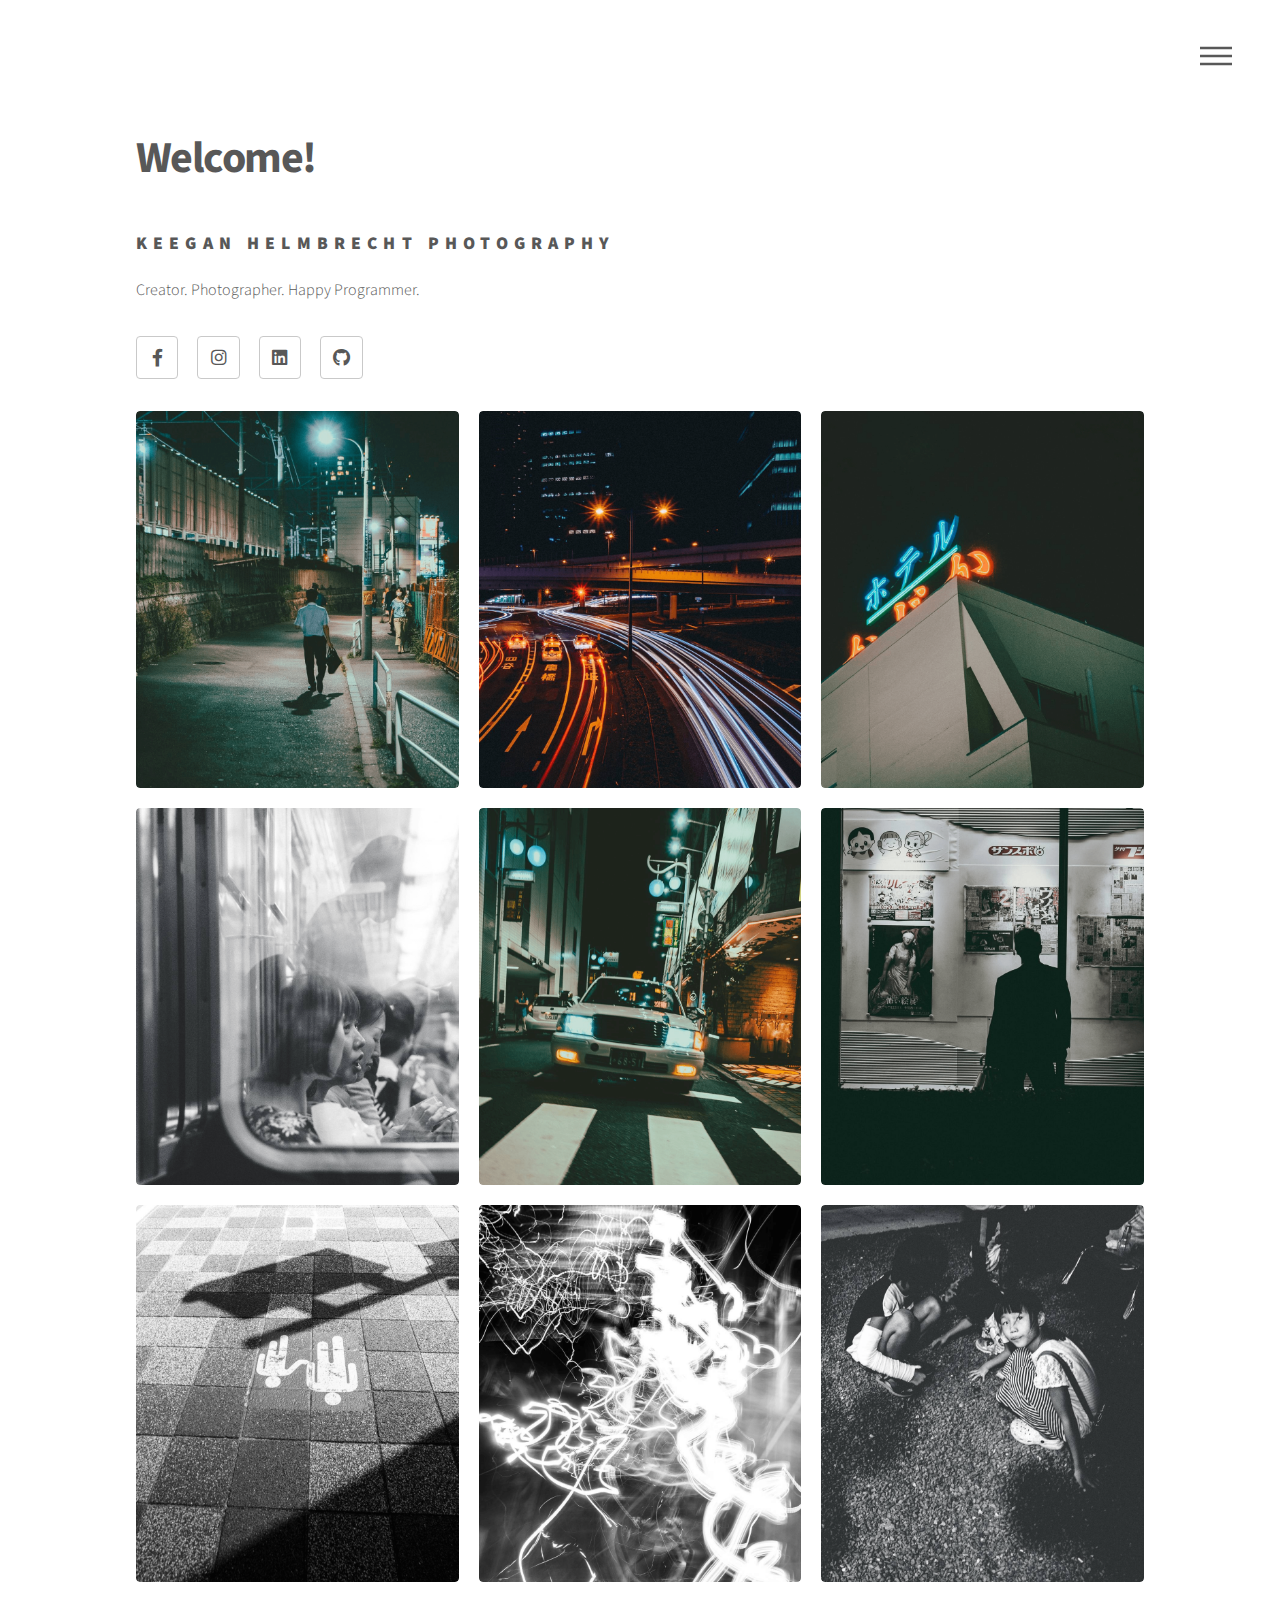
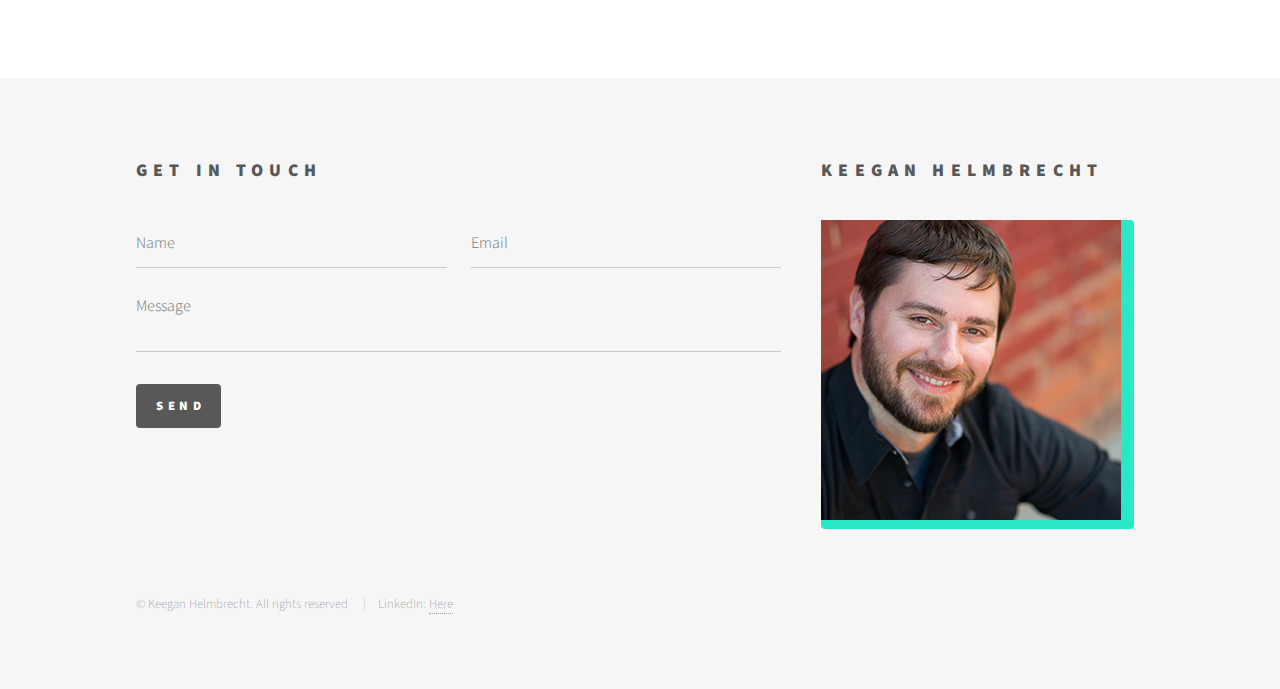
<file: index.html>
<!DOCTYPE HTML>
<html>

<head>
	<title>Verbala Photography</title>
	<meta charset="utf-8" />
	<meta name="viewport" content="width=device-width, initial-scale=1, user-scalable=no" />
	<link rel="stylesheet" href="assets/css/main.css" />
	<noscript>
		<link rel="stylesheet" href="assets/css/noscript.css" /></noscript>
</head>

<body class="is-preload">
	<!-- Wrapper -->
	<div id="wrapper">

		<!-- Header -->
		<header id="header">
			<div class="inner">

				<!-- Nav -->
				<nav>
					<ul>
						<li><a href="#menu">Menu</a></li>
					</ul>
				</nav>

			</div>
		</header>

		<!-- Menu -->
		<nav id="menu">
			<h2>Menu</h2>
			<ul>
				<li><a href="index.html">Home</a></li>
				<li><a href="about.html">About</a></li>
				<li><a href="portraits.html">Portraits</a></li>
				<li><a href="pricing.html">Prices</a></li>
			</ul>
		</nav>

		<!-- Main -->
		<div id="main">
			<div class="inner">
				<header>
					<h1>Welcome!
						<!-- <br />
						by Keegan Helmbrecht - <a href="https://www.linkedin.com/in/keegan-helmbrecht/">LinkedIn</a>. -->
					</h1>
					<h2>Keegan Helmbrecht Photography</h2>
					<p>Creator. Photographer. Happy Programmer. </p>
				</header>

				<section>
					<!-- <h2>Follow</h2> -->
					<ul class="icons">
						</li>
						<li><a href="https://www.facebook.com/verbala" class="icon brands style2 fa-facebook-f"><span
									class="label">Facebook</span></a>
						</li>
						<li><a href="https://www.instagram.com/verbala/" class="icon brands style2 fa-instagram"><span
									class="label">Instagram</span></a>
						</li>
						<li><a href="https://www.linkedin.com/in/keegan-helmbrecht/"
								class="icon brands style2 fa-linkedin"><span class="label">LinkedIn</span></a>
						</li>
						<li><a href="https://github.com/keegan-he" class="icon brands style2 fa-github"><span
									class="label">GitHub</span></a></li>

					</ul>
				</section>
				<section class="tiles">
					<article class="style1">
						<span class="image">
							<img src="images/static/1.png" alt="" />
						</span>
						<a href="">
							<h2></h2>
							<div class="content">
								<p></p>
							</div>
						</a>
					</article>
					<article class="style2">
						<span class="image">
							<img src="images/static/2.png" alt="" />
						</span>
						<a href="">
							<h2></h2>
							<div class="content">
								<p></p>
							</div>
						</a>
					</article>
					<article class="style3">
						<span class="image">
							<img src="images/static/3.png" alt="" />
						</span>
						<a href="">
							<h2></h2>
							<div class="content">
								<p></p>
							</div>
						</a>
					</article>
					<article class="style4">
						<span class="image">
							<img src="images/static/4.png" alt="" />
						</span>
						<a href="">
							<h2></h2>
							<div class="content">
								<p></p>
							</div>
						</a>
					</article>
					<article class="style5">
						<span class="image">
							<img src="images/static/5.png" alt="" />
						</span>
						<a href="">
							<h2></h2>
							<div class="content">
								<p></p>
							</div>
						</a>
					</article>
					<article class="style6">
						<span class="image">
							<img src="images/static/6.png" alt="" />
						</span>
						<a href="">
							<h2></h2>
							<div class="content">
								<p></p>
							</div>
						</a>
					</article>
					<article class="style2">
						<span class="image">
							<img src="images/static/7.png" alt="" />
						</span>
						<a href="">
							<h2></h2>
							<div class="content">
								<p></p>
							</div>
						</a>
					</article>
					<article class="style3">
						<span class="image">
							<img src="images/static/8.png" alt="" />
						</span>
						<a href="">
							<h2></h2>
							<div class="content">
								<p></p>
							</div>
						</a>
					</article>
					<article class="style1">
						<span class="image">
							<img src="images/static/9.png" alt="" />
						</span>
						<a href="">
							<h2></h2>
							<div class="content">
								<p></p>
							</div>
						</a>
					</article>
				</section>
			</div>
		</div>

		<!-- Footer -->
		<footer id="footer">
			<div class="inner">
				<section>
					<h2>Get in touch</h2>
					<form method="post" action="#">
						<div class="fields">
							<div class="field half">
								<input type="text" name="name" id="name" placeholder="Name" />
							</div>
							<div class="field half">
								<input type="email" name="email" id="email" placeholder="Email" />
							</div>
							<div class="field">
								<textarea name="message" id="message" placeholder="Message"></textarea>
							</div>
						</div>
						<ul class="actions">
							<li><input type="submit" value="Send" class="primary" /></li>
						</ul>
					</form>
				</section>
				<section>
					<h2>Keegan Helmbrecht</h2>
					<div class="biopic">
						<img src="images/smallavatar.png" alt="" />
					</div>
				</section>
				<ul class="copyright">
					<li>&copy; Keegan Helmbrecht. All rights reserved</li>
					<li>LinkedIn: <a href="https://www.linkedin.com/in/keegan-helmbrecht/">Here</a></li>
				</ul>
			</div>
		</footer>

	</div>

	<!-- Scripts -->
	<script src="assets/js/jquery.min.js"></script>
	<script src="assets/js/browser.min.js"></script>
	<script src="assets/js/breakpoints.min.js"></script>
	<script src="assets/js/util.js"></script>
	<script src="assets/js/main.js"></script>

</body>

</html>
</file>
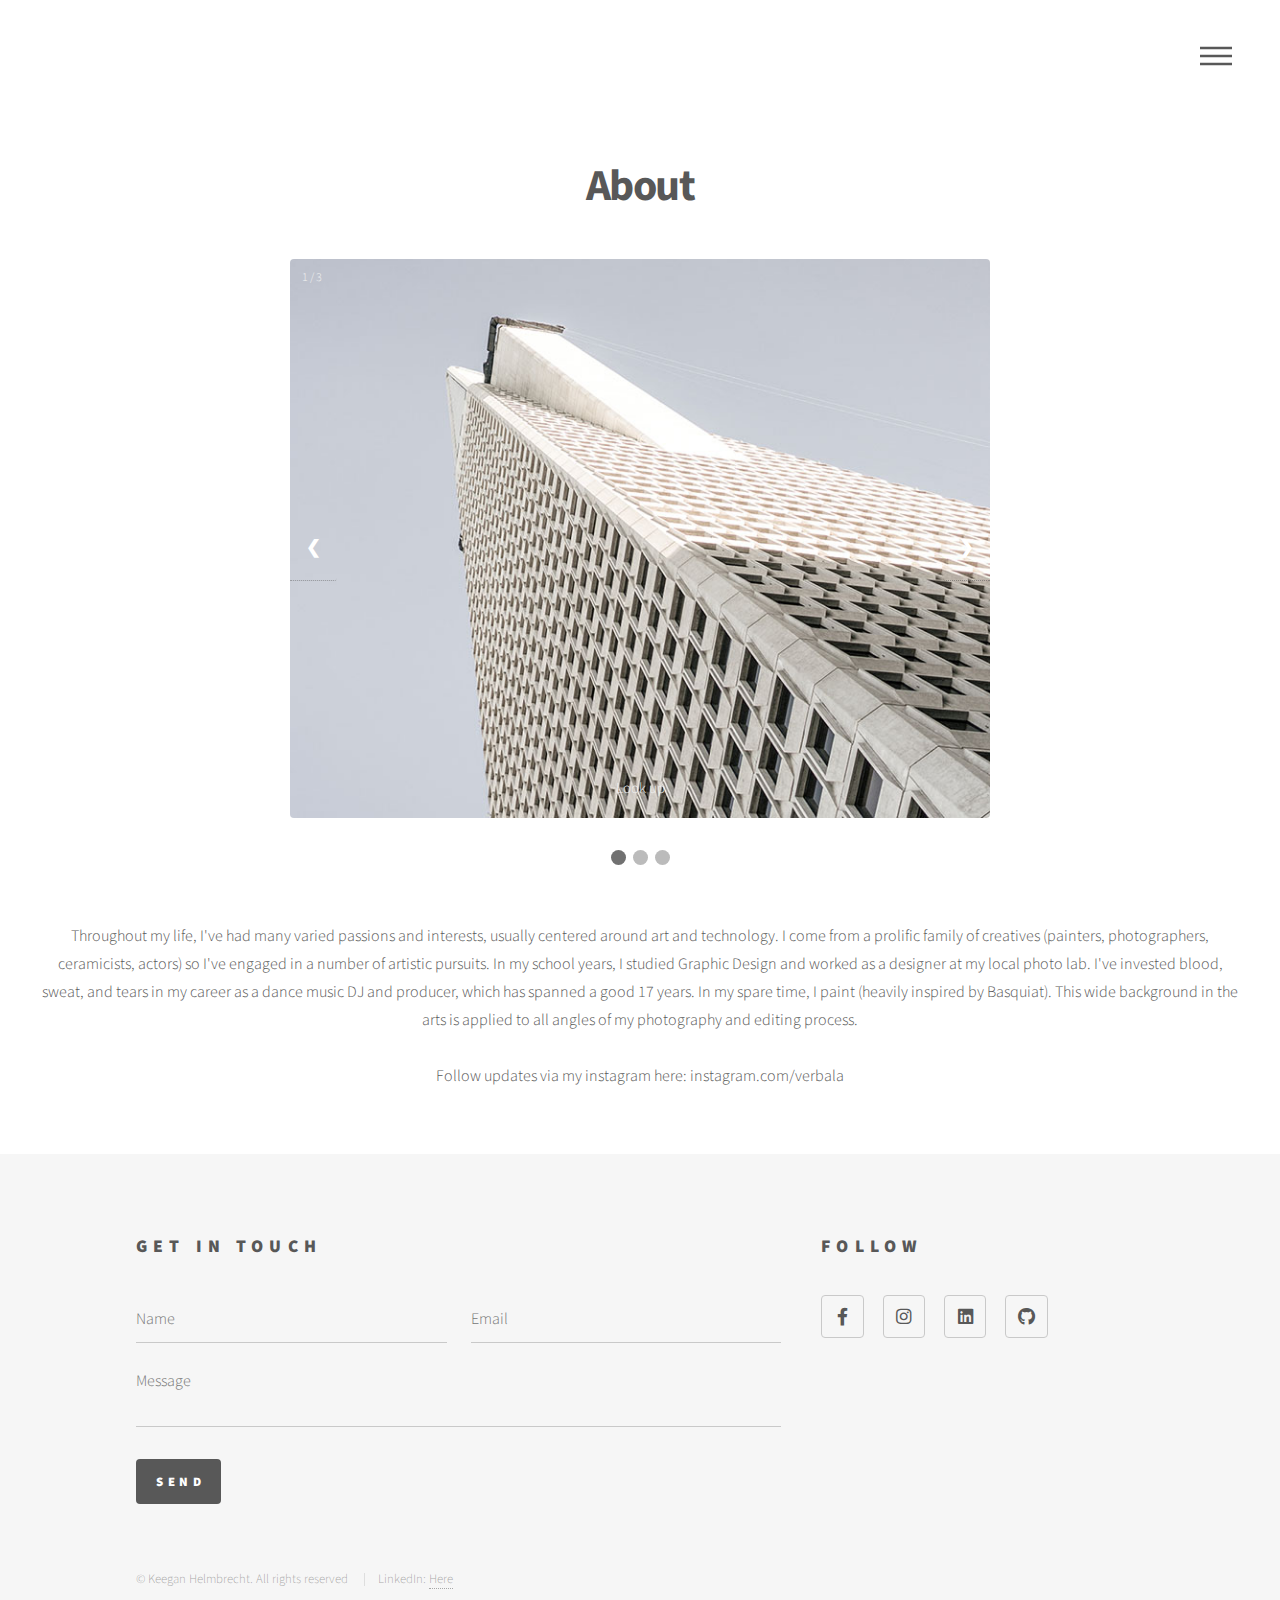
<file: about.html>
<!DOCTYPE HTML>

<html>

<head>
    <title>About</title>
    <meta charset="utf-8" />
    <meta name="viewport" content="width=device-width, initial-scale=1, user-scalable=no" />
    <link rel="stylesheet" href="assets/css/main.css" />
    <link rel="stylesheet" href="assets/css/carousel.css" />
    <noscript>
        <link rel="stylesheet" href="assets/css/noscript.css" /></noscript>
</head>

<body class="is-preload">
    <!-- Wrapper -->
    <span id="wrapper">

        <!-- Header -->
        <header id="header">
            <div class="inner">

                <!-- Nav -->
                <nav>
                    <ul>
                        <li><a href="#menu">Menu</a></li>
                    </ul>
                </nav>

            </div>
        </header>



        <!-- Menu -->
        <nav id="menu">
            <h2>Menu</h2>
            <ul>
                <li><a href="index.html">Home</a></li>
                <li><a href="about.html">About</a></li>
                <li><a href="portraits.html">Portraits</a></li>
                <li><a href="pricing.html">Prices</a></li>
            </ul>
        </nav>

        <!-- Main -->
        <span id="main">
            <span class="inner">
                <div class="aboutcenter">
                    <h1>About</h1>
                </div>
                <span class="image main">

                    <!-- Slideshow container -->
                    <div class="slideshow-container">

                        <!-- Full-width images with number and caption text -->
                        <div class="mySlides fade">
                            <div class="numbertext">1 / 3</div>
                            <img src="images/static/slides/1.jpg" style="width:100%">
                            <div class="text">Look up</div>
                        </div>

                        <div class="mySlides fade">
                            <div class="numbertext">2 / 3</div>
                            <img src="images/static/slides/2.jpg" style="width:100%">
                            <div class="text">Hello</div>
                        </div>

                        <div class="mySlides fade">
                            <div class="numbertext">3 / 3</div>
                            <img src="images/static/slides/3.jpg" style="width:100%">
                            <div class="text">Captain Shadow</div>
                        </div>

                        <!-- Next and previous buttons -->
                        <a class="prev" onclick="plusSlides(-1)">&#10094;</a>
                        <a class="next" onclick="plusSlides(1)">&#10095;</a>
                    </div>
                    <br>

                    <!-- The dots/circles -->
                    <div style="text-align:center">
                        <span class="dot" onclick="currentSlide(1)"></span>
                        <span class="dot" onclick="currentSlide(2)"></span>
                        <span class="dot" onclick="currentSlide(3)"></span>
                    </div>

                </span>
                <div class="centertwo">
                    <p>Throughout my life, I've had many varied passions and interests, usually centered around art and
                        technology.

                        I come from a prolific family of creatives (painters, photographers, ceramicists, actors) so
                        I've engaged in a number of artistic pursuits. In my school years, I studied Graphic Design and
                        worked as a designer at my local photo lab. I've invested blood, sweat, and tears in my career
                        as a dance music DJ and producer, which has spanned a good 17 years. In my spare time, I paint
                        (heavily inspired by Basquiat). This wide background in the arts is applied to all angles of my
                        photography and editing process.
                        </br>
                        </br>
                        Follow updates via my instagram here:

                        instagram.com/verbala</p>
                </div>

            </span>
        </span>

        <!-- Footer -->
        <footer id="footer">
            <div class="inner">
                <section>
                    <h2>Get in touch</h2>
                    <form method="post" action="#">
                        <div class="fields">
                            <div class="field half">
                                <input type="text" name="name" id="name" placeholder="Name" />
                            </div>
                            <div class="field half">
                                <input type="email" name="email" id="email" placeholder="Email" />
                            </div>
                            <div class="field">
                                <textarea name="message" id="message" placeholder="Message"></textarea>
                            </div>
                        </div>
                        <ul class="actions">
                            <li><input type="submit" value="Send" class="primary" /></li>
                        </ul>
                    </form>
                </section>

                <section>
                    <!-- <h2>Follow</h2> -->
                    <h2>Follow</h2>
                    <ul class="icons">
                        </li>
                        <li><a href="https://www.facebook.com/verbala" class="icon brands style2 fa-facebook-f"><span
                                    class="label">Facebook</span></a>
                        </li>
                        <li><a href="https://www.instagram.com/verbala/" class="icon brands style2 fa-instagram"><span
                                    class="label">Instagram</span></a>
                        </li>
                        <li><a href="https://www.linkedin.com/in/keegan-helmbrecht/"
                                class="icon brands style2 fa-linkedin"><span class="label">LinkedIn</span></a>
                        </li>
                        <li><a href="https://github.com/keegan-he" class="icon brands style2 fa-github"><span
                                    class="label">GitHub</span></a></li>

                    </ul>
                </section>
				<ul class="copyright">
                        <li>&copy; Keegan Helmbrecht. All rights reserved</li>
                        <li>LinkedIn: <a href="https://www.linkedin.com/in/keegan-helmbrecht/">Here</a></li>
                    </ul>
            </div>
        </footer>
    </span>

    <!-- Scripts -->
    <script src="assets/js/jquery.min.js"></script>
    <script src="assets/js/browser.min.js"></script>
    <script src="assets/js/breakpoints.min.js"></script>
    <script src="assets/js/util.js"></script>
    <script src="assets/js/main.js"></script>
    <script src="assets/js/carousel.js"></script>

</body>

</html>
</file>
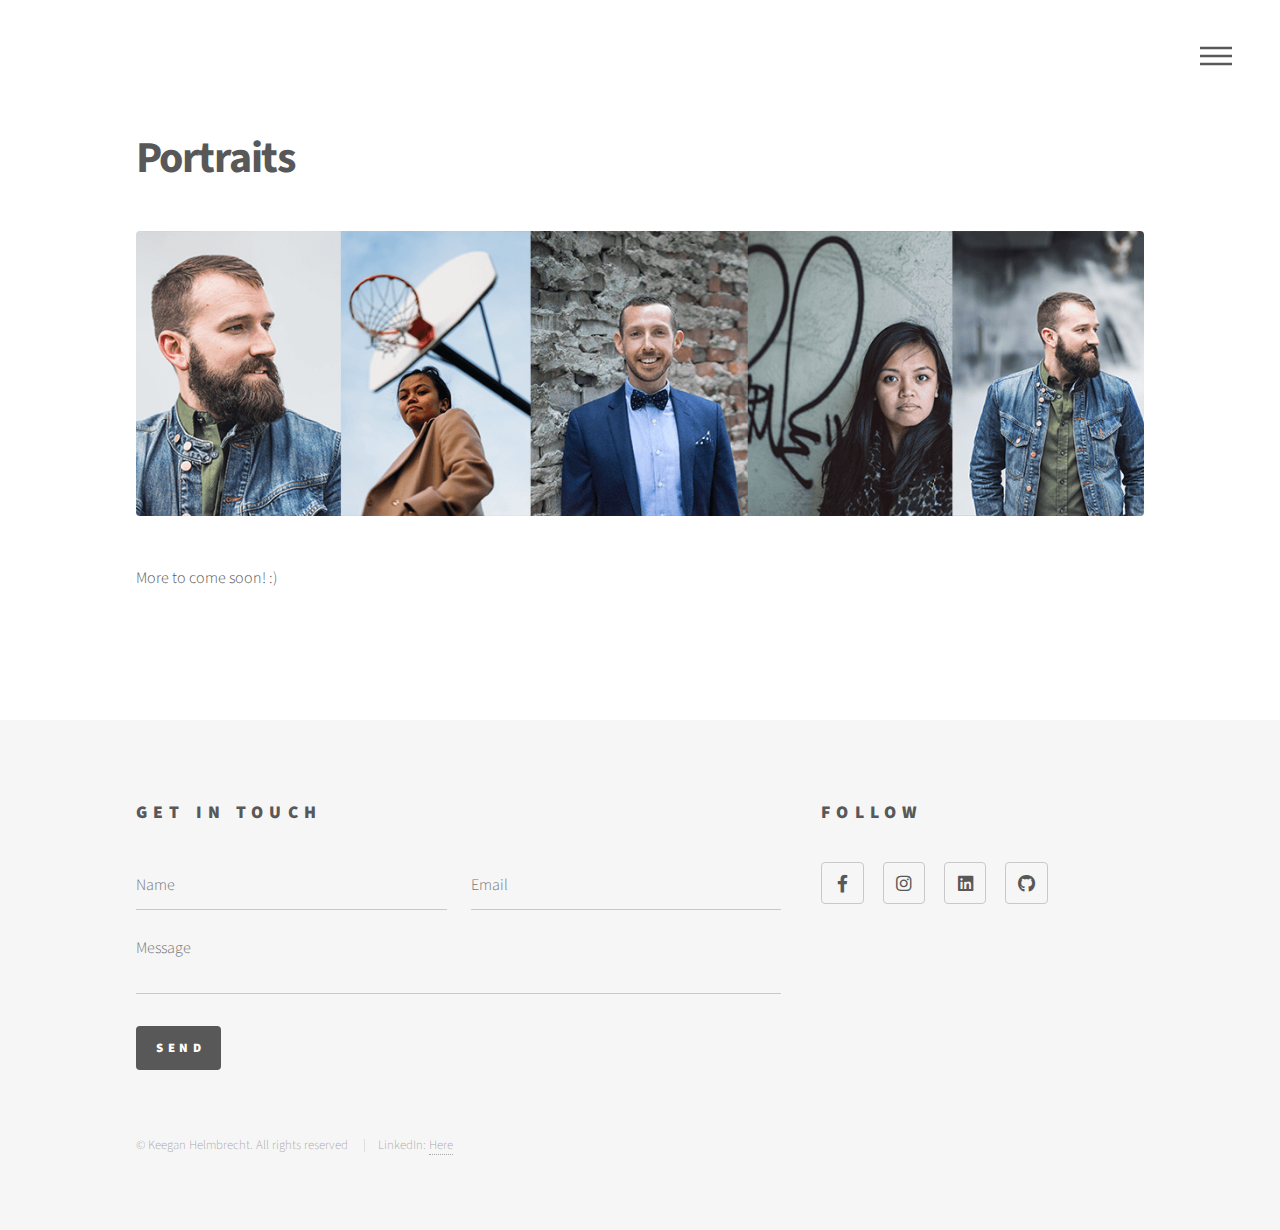
<file: portraits.html>
<!DOCTYPE HTML>
<html>

<head>
    <title>Verbala Portraits</title>
    <meta charset="utf-8" />
    <meta name="viewport" content="width=device-width, initial-scale=1, user-scalable=no" />
    <link rel="stylesheet" href="assets/css/main.css" />
    <noscript>
        <link rel="stylesheet" href="assets/css/noscript.css" /></noscript>
</head>

<body class="is-preload">
    <!-- Wrapper -->
    <div id="wrapper">

        <!-- Header -->
        <header id="header">
            <div class="inner">

                <!-- Nav -->
                <nav>
                    <ul>
                        <li><a href="#menu">Menu</a></li>
                    </ul>
                </nav>

            </div>
        </header>

        <!-- Menu -->
        <nav id="menu">
            <h2>Menu</h2>
            <ul>
                <li><a href="index.html">Home</a></li>
                <li><a href="about.html">About</a></li>
                <li><a href="portraits.html">Portraits</a></li>
                <li><a href="pricing.html">Prices</a></li>
            </ul>
        </nav>

        <!-- Main -->
        <div id="main">
            <div class="inner">
                <h1>Portraits</h1>
                <span class="image main"><img src="images/portraitcollage.png" alt="" /></span>
                <p>More to come soon! :) </p>
            </div>
        </div>

        <!-- Footer -->
        <footer id="footer">
            <div class="inner">
                <section>
                    <h2>Get in touch</h2>
                    <form method="post" action="#">
                        <div class="fields">
                            <div class="field half">
                                <input type="text" name="name" id="name" placeholder="Name" />
                            </div>
                            <div class="field half">
                                <input type="email" name="email" id="email" placeholder="Email" />
                            </div>
                            <div class="field">
                                <textarea name="message" id="message" placeholder="Message"></textarea>
                            </div>
                        </div>
                        <ul class="actions">
                            <li><input type="submit" value="Send" class="primary" /></li>
                        </ul>
                    </form>
                </section>
                <section>
                    <!-- <h2>Follow</h2> -->
                    <h2>Follow</h2>
                    <ul class="icons">
                        </li>
                        <li><a href="https://www.facebook.com/verbala" class="icon brands style2 fa-facebook-f"><span
                                    class="label">Facebook</span></a>
                        </li>
                        <li><a href="https://www.instagram.com/verbala/" class="icon brands style2 fa-instagram"><span
                                    class="label">Instagram</span></a>
                        </li>
                        <li><a href="https://www.linkedin.com/in/keegan-helmbrecht/"
                                class="icon brands style2 fa-linkedin"><span class="label">LinkedIn</span></a>
                        </li>
                        <li><a href="https://github.com/keegan-he" class="icon brands style2 fa-github"><span
                                    class="label">GitHub</span></a></li>

                    </ul>
                </section>
				<ul class="copyright">
                        <li>&copy; Keegan Helmbrecht. All rights reserved</li>
                        <li>LinkedIn: <a href="https://www.linkedin.com/in/keegan-helmbrecht/">Here</a></li>
                    </ul>
            </div>
        </footer>

    </div>

    <!-- Scripts -->
    <script src="assets/js/jquery.min.js"></script>
    <script src="assets/js/browser.min.js"></script>
    <script src="assets/js/breakpoints.min.js"></script>
    <script src="assets/js/util.js"></script>
    <script src="assets/js/main.js"></script>

</body>

</html>
</file>
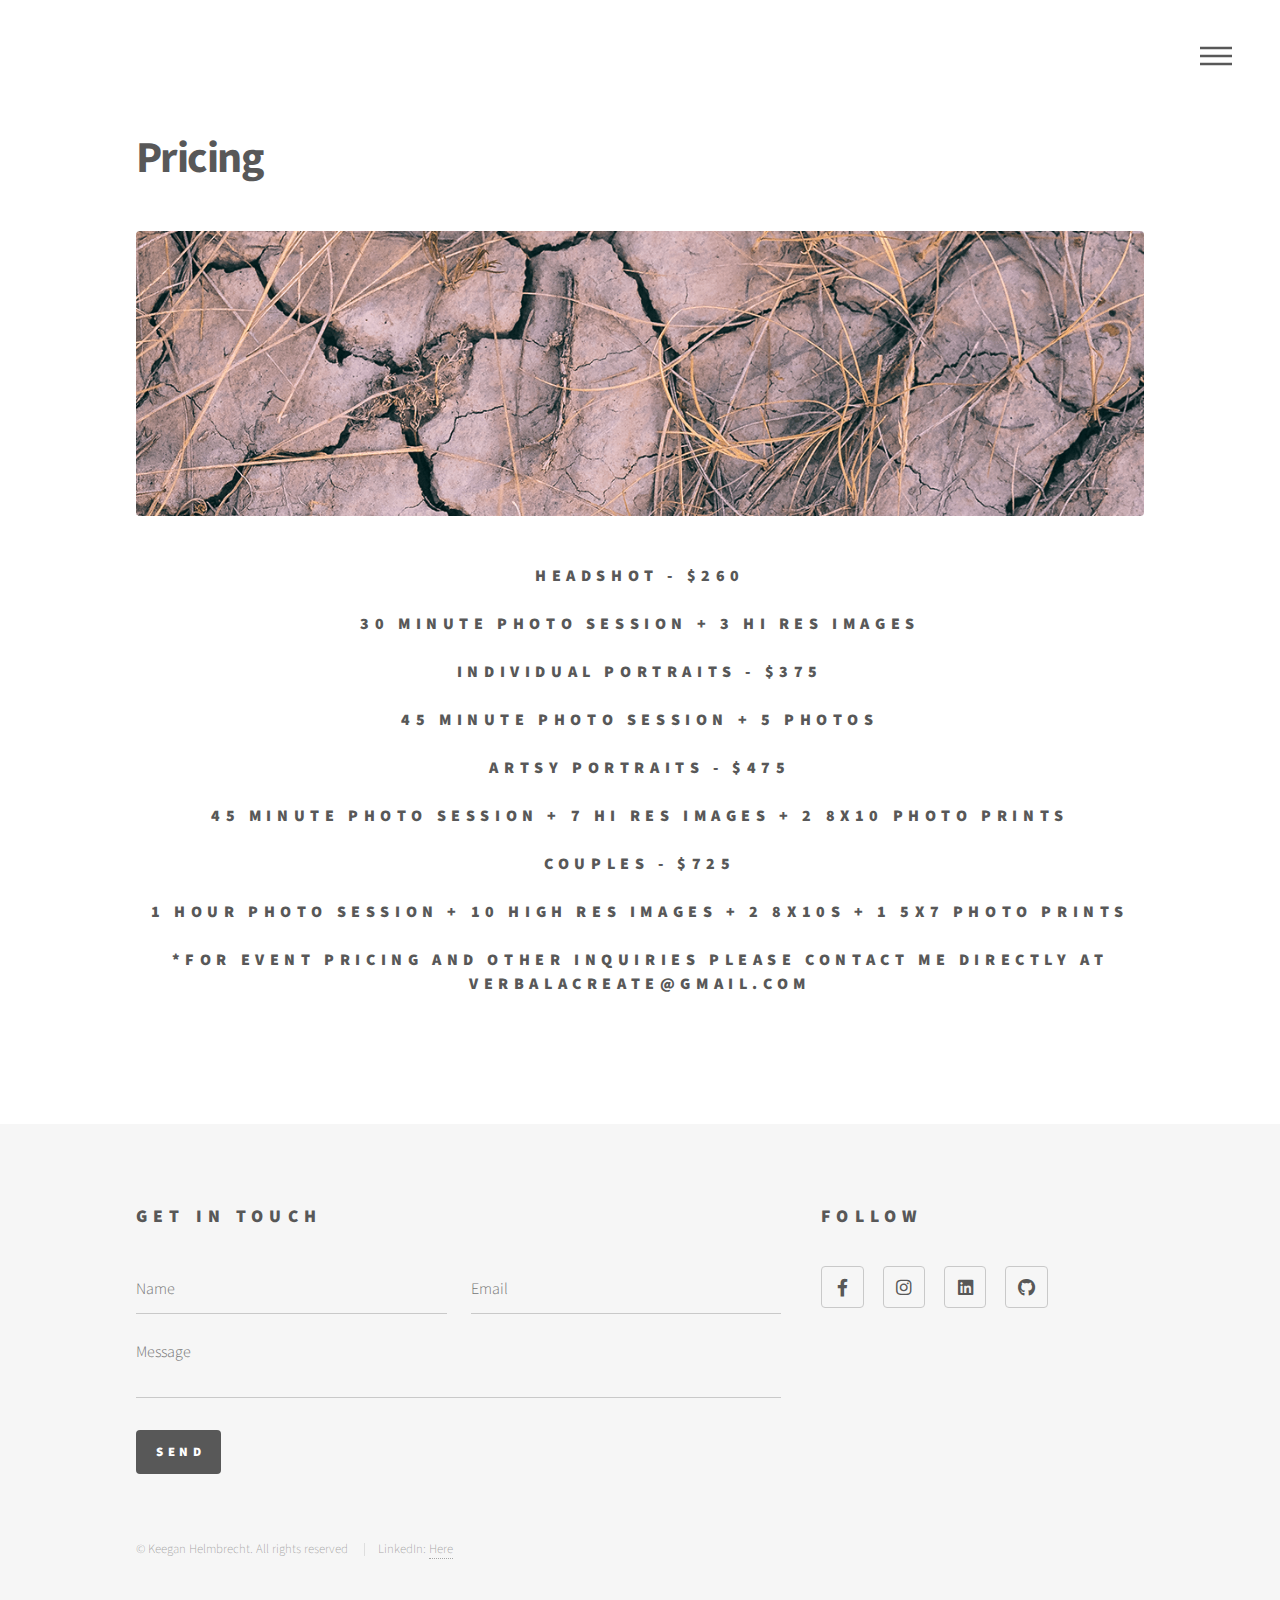
<file: pricing.html>
<!DOCTYPE HTML>

<html>

<head>
    <title>Pricing</title>
    <meta charset="utf-8" />
    <meta name="viewport" content="width=device-width, initial-scale=1, user-scalable=no" />
    <link rel="stylesheet" href="assets/css/main.css" />
    <noscript>
        <link rel="stylesheet" href="assets/css/noscript.css" /></noscript>
</head>

<body class="is-preload">
    <!-- Wrapper -->
    <div id="wrapper">

        <!-- Header -->
        <header id="header">
            <div class="inner">

                <!-- Nav -->
                <nav>
                    <ul>
                        <li><a href="#menu">Menu</a></li>
                    </ul>
                </nav>

            </div>
        </header>

        <!-- Menu -->
        <nav id="menu">
            <h2>Menu</h2>
            <ul>
                <li><a href="index.html">Home</a></li>
                <li><a href="about.html">About</a></li>
                <li><a href="portraits.html">Portraits</a></li>
                <li><a href="pricing.html">Prices</a></li>
            </ul>
        </nav>

        <!-- Main -->
        <div id="main">
            <div class="inner">
                <h1>Pricing</h1>
                <span class="image main"><img src="images/crackz.png" alt="" /></span>
                <div class="aboutcenter">

                    <h3>Headshot - $260
                        </br>
                        </br>
                        30 minute photo session + 3 hi res images
                        </br>
                        </br>
                        Individual Portraits - $375
                        </br>
                        </br>
                        45 minute photo session + 5 photos
                        </br>
                        </br>
                        Artsy Portraits - $475
                        </br>
                        </br>
                        45 minute photo session + 7 hi res images + 2 8x10 photo prints
                        </br>
                        </br>
                        Couples - $725
                        </br>
                        </br>
                        1 hour photo session + 10 high res images + 2 8x10s + 1 5x7 photo prints
                        </br>
                        </br>
                        *For event pricing and other inquiries please contact me directly at verbalacreate@gmail.com
                    </h3>
                </div>
            </div>
        </div>

        <!-- Footer -->
        <footer id="footer">
            <div class="inner">
                <section>
                    <h2>Get in touch</h2>
                    <form method="post" action="#">
                        <div class="fields">
                            <div class="field half">
                                <input type="text" name="name" id="name" placeholder="Name" />
                            </div>
                            <div class="field half">
                                <input type="email" name="email" id="email" placeholder="Email" />
                            </div>
                            <div class="field">
                                <textarea name="message" id="message" placeholder="Message"></textarea>
                            </div>
                        </div>
                        <ul class="actions">
                            <li><input type="submit" value="Send" class="primary" /></li>
                        </ul>
                    </form>
                </section>
                <section>
                    <!-- <h2>Follow</h2> -->
                    <h2>Follow</h2>
                    <ul class="icons">
                        </li>
                        <li><a href="https://www.facebook.com/verbala" class="icon brands style2 fa-facebook-f"><span
                                    class="label">Facebook</span></a>
                        </li>
                        <li><a href="https://www.instagram.com/verbala/" class="icon brands style2 fa-instagram"><span
                                    class="label">Instagram</span></a>
                        </li>
                        <li><a href="https://www.linkedin.com/in/keegan-helmbrecht/"
                                class="icon brands style2 fa-linkedin"><span class="label">LinkedIn</span></a>
                        </li>
                        <li><a href="https://github.com/keegan-he" class="icon brands style2 fa-github"><span
                                    class="label">GitHub</span></a></li>

                    </ul>
                </section>
                <ul class="copyright">
                    <li>&copy; Keegan Helmbrecht. All rights reserved</li>
                    <li>LinkedIn: <a href="https://www.linkedin.com/in/keegan-helmbrecht/">Here</a></li>
                </ul>
            </div>
        </footer>

    </div>

    <!-- Scripts -->
    <script src="assets/js/jquery.min.js"></script>
    <script src="assets/js/browser.min.js"></script>
    <script src="assets/js/breakpoints.min.js"></script>
    <script src="assets/js/util.js"></script>
    <script src="assets/js/main.js"></script>

</body>

</html>
</file>
<file: assets/css/noscript.css>
/* Tiles */

	body.is-preload .tiles article {
		-moz-transform: none;
		-webkit-transform: none;
		-ms-transform: none;
		transform: none;
		opacity: 1;
	}
</file>
<file: assets/css/carousel.css>
* {
    box-sizing: border-box;
}

/* Slideshow container */
.slideshow-container {
    max-width: 700px;
    position: relative;
    margin: auto;
}

/* Hide the images by default */
.mySlides {
    display: none;
}

/* Next & previous buttons */
.prev,
.next {
    cursor: pointer;
    position: absolute;
    top: 50%;
    width: auto;
    margin-top: -22px;
    padding: 16px;
    color: white;
    font-weight: bold;
    font-size: 18px;
    transition: 0.6s ease;
    border-radius: 0 3px 3px 0;
    user-select: none;
}

/* Position the "next button" to the right */
.next {
    right: 0;
    border-radius: 3px 0 0 3px;
}

/* On hover, add a black background color with a little bit see-through */
.prev:hover,
.next:hover {
    background-color: rgba(0, 0, 0, 0.8);
}

/* Caption text */
.text {
    color: #f2f2f2;
    font-size: 15px;
    padding: 8px 12px;
    position: absolute;
    bottom: 8px;
    width: 100%;
    text-align: center;
}

/* Number text (1/3 etc) */
.numbertext {
    color: #f2f2f2;
    font-size: 12px;
    padding: 8px 12px;
    position: absolute;
    top: 0;
}

/* The dots/bullets/indicators */
.dot {
    cursor: pointer;
    height: 15px;
    width: 15px;
    margin: 0 2px;
    background-color: #bbb;
    border-radius: 50%;
    display: inline-block;
    transition: background-color 0.6s ease;
}

.active,
.dot:hover {
    background-color: #717171;
}

/* Fading animation */
.fade {
    -webkit-animation-name: fade;
    -webkit-animation-duration: 1.5s;
    animation-name: fade;
    animation-duration: 1.5s;
}

@-webkit-keyframes fade {
    from {
        opacity: .4
    }

    to {
        opacity: 1
    }
}

@keyframes fade {
    from {
        opacity: .4
    }

    to {
        opacity: 1
    }
}
</file>
<file: assets/css/main.css>
@import url(fontawesome-all.min.css);
@import url("https://fonts.googleapis.com/css?family=Source+Sans+Pro:300,700,900");

html,
body,
div,
span,
applet,
object,
iframe,
h1,
h2,
h3,
h4,
h5,
h6,
p,
blockquote,
pre,
a,
abbr,
acronym,
address,
big,
cite,
code,
del,
dfn,
em,
img,
ins,
kbd,
q,
s,
samp,
small,
strike,
strong,
sub,
sup,
tt,
var,
b,
u,
i,
center,
dl,
dt,
dd,
ol,
ul,
li,
fieldset,
form,
label,
legend,
table,
caption,
tbody,
tfoot,
thead,
tr,
th,
td,
article,
aside,
canvas,
details,
embed,
figure,
figcaption,
footer,
header,
hgroup,
menu,
nav,
output,
ruby,
section,
summary,
time,
mark,
audio,
video {
	margin: 0;
	padding: 0;
	border: 0;
	font-size: 100%;
	font: inherit;
	vertical-align: baseline;
}

.biopic {
	background-color: #28e8c5;
	border-radius: 4px;
}

article,
aside,
details,
figcaption,
figure,
footer,
header,
hgroup,
menu,
nav,
section {
	display: block;
}

body {
	line-height: 1;
}


ol,
ul {
	list-style: none;
}

blockquote,
q {
	quotes: none;
}

blockquote:before,
blockquote:after,
q:before,
q:after {
	content: '';
	content: none;
}

table {
	border-collapse: collapse;
	border-spacing: 0;
}

body {
	-webkit-text-size-adjust: none;
}

mark {
	background-color: transparent;
	color: inherit;
}

input::-moz-focus-inner {
	border: 0;
	padding: 0;
}

input,
select,
textarea {
	-moz-appearance: none;
	-webkit-appearance: none;
	-ms-appearance: none;
	appearance: none;
}

/* Basic */

@-ms-viewport {
	width: device-width;
}

body {
	-ms-overflow-style: scrollbar;
}

@media screen and (max-width: 480px) {

	html,
	body {
		min-width: 320px;
	}

}

html {
	box-sizing: border-box;
}

*,
*:before,
*:after {
	box-sizing: inherit;
}

body {
	background: #ffffff;
}

body.is-preload *,
body.is-preload *:before,
body.is-preload *:after {
	-moz-animation: none !important;
	-webkit-animation: none !important;
	-ms-animation: none !important;
	animation: none !important;
	-moz-transition: none !important;
	-webkit-transition: none !important;
	-ms-transition: none !important;
	transition: none !important;
}

/* Type */

body,
input,
select,
textarea {
	color: #585858;
	font-family: "Source Sans Pro", Helvetica, sans-serif;
	font-size: 16pt;
	font-weight: 300;
	line-height: 1.75;
}

@media screen and (max-width: 1680px) {

	body,
	input,
	select,
	textarea {
		font-size: 14pt;
	}

}

@media screen and (max-width: 1280px) {

	body,
	input,
	select,
	textarea {
		font-size: 12pt;
	}

}

a {
	-moz-transition: border-bottom-color 0.2s ease, color 0.2s ease;
	-webkit-transition: border-bottom-color 0.2s ease, color 0.2s ease;
	-ms-transition: border-bottom-color 0.2s ease, color 0.2s ease;
	transition: border-bottom-color 0.2s ease, color 0.2s ease;
	text-decoration: none;
	color: #585858;
	border-bottom: dotted 1px rgba(88, 88, 88, 0.5);
}

a:hover {
	border-bottom-color: transparent;
	color: #88a4c1 !important;
}

strong,
b {
	font-weight: 900;
}

em,
i {
	font-style: italic;
}

p {
	margin: 0 0 2em 0;
}

h1 {
	font-size: 2.75em;
	font-weight: 700;
	line-height: 1.3;
	margin: 0 0 1em 0;
	letter-spacing: -0.035em;
}

h1 a {
	color: inherit;
}

@media screen and (max-width: 736px) {

	h1 {
		font-size: 2em;
		margin: 0 0 1em 0;
	}

}

@media screen and (max-width: 360px) {

	h1 {
		font-size: 1.75em;
	}

}

h2,
h3,
h4,
h5,
h6 {
	font-weight: 900;
	line-height: 1.5;
	margin: 0 0 2em 0;
	text-transform: uppercase;
	letter-spacing: 0.35em;
}

h2 a,
h3 a,
h4 a,
h5 a,
h6 a {
	color: inherit;
}

h2 {
	font-size: 1.1em;
}

h3 {
	font-size: 1em;
}

h4 {
	font-size: 0.8em;
}

h5 {
	font-size: 0.8em;
}

h6 {
	font-size: 0.8em;
}

@media screen and (max-width: 980px) {

	h1 br,
	h2 br,
	h3 br,
	h4 br,
	h5 br,
	h6 br {
		display: none;
	}

}

@media screen and (max-width: 736px) {

	h2 {
		font-size: 1em;
	}

	h3 {
		font-size: 0.8em;
	}

}

sub {
	font-size: 0.8em;
	position: relative;
	top: 0.5em;
}

sup {
	font-size: 0.8em;
	position: relative;
	top: -0.5em;
}

blockquote {
	border-left: solid 4px #c9c9c9;
	font-style: italic;
	margin: 0 0 2em 0;
	padding: 0.5em 0 0.5em 2em;
}

code {
	background: rgba(144, 144, 144, 0.075);
	border-radius: 4px;
	border: solid 1px #c9c9c9;
	font-family: "Courier New", monospace;
	font-size: 0.9em;
	margin: 0 0.25em;
	padding: 0.25em 0.65em;
}

pre {
	-webkit-overflow-scrolling: touch;
	font-family: "Courier New", monospace;
	font-size: 0.9em;
	margin: 0 0 2em 0;
}

pre code {
	display: block;
	line-height: 1.75;
	padding: 1em 1.5em;
	overflow-x: auto;
}

hr {
	border: 0;
	border-bottom: solid 1px #c9c9c9;
	margin: 2em 0;
}

hr.major {
	margin: 3em 0;
}

.align-left {
	text-align: left;
}

.align-center {
	text-align: center;
}

.align-right {
	text-align: right;
}

/* Row */

.row {
	display: flex;
	flex-wrap: wrap;
	box-sizing: border-box;
	align-items: stretch;
}

.row>* {
	box-sizing: border-box;
}

.row.gtr-uniform>*> :last-child {
	margin-bottom: 0;
}

.row.aln-left {
	justify-content: flex-start;
}

.row.aln-center {
	justify-content: center;
}

.row.aln-right {
	justify-content: flex-end;
}

.row.aln-top {
	align-items: flex-start;
}

.row.aln-middle {
	align-items: center;
}

.row.aln-bottom {
	align-items: flex-end;
}

.row>.imp {
	order: -1;
}

.row>.col-1 {
	width: 8.33333%;
}

.row>.off-1 {
	margin-left: 8.33333%;
}

.row>.col-2 {
	width: 16.66667%;
}

.row>.off-2 {
	margin-left: 16.66667%;
}

.row>.col-3 {
	width: 25%;
}

.row>.off-3 {
	margin-left: 25%;
}

.row>.col-4 {
	width: 33.33333%;
}

.row>.off-4 {
	margin-left: 33.33333%;
}

.row>.col-5 {
	width: 41.66667%;
}

.row>.off-5 {
	margin-left: 41.66667%;
}

.row>.col-6 {
	width: 50%;
}

.row>.off-6 {
	margin-left: 50%;
}

.row>.col-7 {
	width: 58.33333%;
}

.row>.off-7 {
	margin-left: 58.33333%;
}

.row>.col-8 {
	width: 66.66667%;
}

.row>.off-8 {
	margin-left: 66.66667%;
}

.row>.col-9 {
	width: 75%;
}

.row>.off-9 {
	margin-left: 75%;
}

.row>.col-10 {
	width: 83.33333%;
}

.row>.off-10 {
	margin-left: 83.33333%;
}

.row>.col-11 {
	width: 91.66667%;
}

.row>.off-11 {
	margin-left: 91.66667%;
}

.row>.col-12 {
	width: 100%;
}

.row>.off-12 {
	margin-left: 100%;
}

.row.gtr-0 {
	margin-top: 0;
	margin-left: 0em;
}

.row.gtr-0>* {
	padding: 0 0 0 0em;
}

.row.gtr-0.gtr-uniform {
	margin-top: 0em;
}

.row.gtr-0.gtr-uniform>* {
	padding-top: 0em;
}

.row.gtr-25 {
	margin-top: 0;
	margin-left: -0.5em;
}

.row.gtr-25>* {
	padding: 0 0 0 0.5em;
}

.row.gtr-25.gtr-uniform {
	margin-top: -0.5em;
}

.row.gtr-25.gtr-uniform>* {
	padding-top: 0.5em;
}

.row.gtr-50 {
	margin-top: 0;
	margin-left: -1em;
}

.row.gtr-50>* {
	padding: 0 0 0 1em;
}

.row.gtr-50.gtr-uniform {
	margin-top: -1em;
}

.row.gtr-50.gtr-uniform>* {
	padding-top: 1em;
}

.row {
	margin-top: 0;
	margin-left: -2em;
}

.row>* {
	padding: 0 0 0 2em;
}

.row.gtr-uniform {
	margin-top: -2em;
}

.row.gtr-uniform>* {
	padding-top: 2em;
}

.row.gtr-150 {
	margin-top: 0;
	margin-left: -3em;
}

.row.gtr-150>* {
	padding: 0 0 0 3em;
}

.row.gtr-150.gtr-uniform {
	margin-top: -3em;
}

.row.gtr-150.gtr-uniform>* {
	padding-top: 3em;
}

.row.gtr-200 {
	margin-top: 0;
	margin-left: -4em;
}

.row.gtr-200>* {
	padding: 0 0 0 4em;
}

.row.gtr-200.gtr-uniform {
	margin-top: -4em;
}

.row.gtr-200.gtr-uniform>* {
	padding-top: 4em;
}

@media screen and (max-width: 1680px) {

	.row {
		display: flex;
		flex-wrap: wrap;
		box-sizing: border-box;
		align-items: stretch;
	}

	.row>* {
		box-sizing: border-box;
	}

	.row.gtr-uniform>*> :last-child {
		margin-bottom: 0;
	}

	.row.aln-left {
		justify-content: flex-start;
	}

	.row.aln-center {
		justify-content: center;
	}

	.row.aln-right {
		justify-content: flex-end;
	}

	.row.aln-top {
		align-items: flex-start;
	}

	.row.aln-middle {
		align-items: center;
	}

	.row.aln-bottom {
		align-items: flex-end;
	}

	.row>.imp-xlarge {
		order: -1;
	}

	.row>.col-1-xlarge {
		width: 8.33333%;
	}

	.row>.off-1-xlarge {
		margin-left: 8.33333%;
	}

	.row>.col-2-xlarge {
		width: 16.66667%;
	}

	.row>.off-2-xlarge {
		margin-left: 16.66667%;
	}

	.row>.col-3-xlarge {
		width: 25%;
	}

	.row>.off-3-xlarge {
		margin-left: 25%;
	}

	.row>.col-4-xlarge {
		width: 33.33333%;
	}

	.row>.off-4-xlarge {
		margin-left: 33.33333%;
	}

	.row>.col-5-xlarge {
		width: 41.66667%;
	}

	.row>.off-5-xlarge {
		margin-left: 41.66667%;
	}

	.row>.col-6-xlarge {
		width: 50%;
	}

	.row>.off-6-xlarge {
		margin-left: 50%;
	}

	.row>.col-7-xlarge {
		width: 58.33333%;
	}

	.row>.off-7-xlarge {
		margin-left: 58.33333%;
	}

	.row>.col-8-xlarge {
		width: 66.66667%;
	}

	.row>.off-8-xlarge {
		margin-left: 66.66667%;
	}

	.row>.col-9-xlarge {
		width: 75%;
	}

	.row>.off-9-xlarge {
		margin-left: 75%;
	}

	.row>.col-10-xlarge {
		width: 83.33333%;
	}

	.row>.off-10-xlarge {
		margin-left: 83.33333%;
	}

	.row>.col-11-xlarge {
		width: 91.66667%;
	}

	.row>.off-11-xlarge {
		margin-left: 91.66667%;
	}

	.row>.col-12-xlarge {
		width: 100%;
	}

	.row>.off-12-xlarge {
		margin-left: 100%;
	}

	.row.gtr-0 {
		margin-top: 0;
		margin-left: 0em;
	}

	.row.gtr-0>* {
		padding: 0 0 0 0em;
	}

	.row.gtr-0.gtr-uniform {
		margin-top: 0em;
	}

	.row.gtr-0.gtr-uniform>* {
		padding-top: 0em;
	}

	.row.gtr-25 {
		margin-top: 0;
		margin-left: -0.5em;
	}

	.row.gtr-25>* {
		padding: 0 0 0 0.5em;
	}

	.row.gtr-25.gtr-uniform {
		margin-top: -0.5em;
	}

	.row.gtr-25.gtr-uniform>* {
		padding-top: 0.5em;
	}

	.row.gtr-50 {
		margin-top: 0;
		margin-left: -1em;
	}

	.row.gtr-50>* {
		padding: 0 0 0 1em;
	}

	.row.gtr-50.gtr-uniform {
		margin-top: -1em;
	}

	.row.gtr-50.gtr-uniform>* {
		padding-top: 1em;
	}

	.row {
		margin-top: 0;
		margin-left: -2em;
	}

	.row>* {
		padding: 0 0 0 2em;
	}

	.row.gtr-uniform {
		margin-top: -2em;
	}

	.row.gtr-uniform>* {
		padding-top: 2em;
	}

	.row.gtr-150 {
		margin-top: 0;
		margin-left: -3em;
	}

	.row.gtr-150>* {
		padding: 0 0 0 3em;
	}

	.row.gtr-150.gtr-uniform {
		margin-top: -3em;
	}

	.row.gtr-150.gtr-uniform>* {
		padding-top: 3em;
	}

	.row.gtr-200 {
		margin-top: 0;
		margin-left: -4em;
	}

	.row.gtr-200>* {
		padding: 0 0 0 4em;
	}

	.row.gtr-200.gtr-uniform {
		margin-top: -4em;
	}

	.row.gtr-200.gtr-uniform>* {
		padding-top: 4em;
	}

}

@media screen and (max-width: 1280px) {

	.row {
		display: flex;
		flex-wrap: wrap;
		box-sizing: border-box;
		align-items: stretch;
	}

	.row>* {
		box-sizing: border-box;
	}

	.row.gtr-uniform>*> :last-child {
		margin-bottom: 0;
	}

	.row.aln-left {
		justify-content: flex-start;
	}

	.row.aln-center {
		justify-content: center;
	}

	.row.aln-right {
		justify-content: flex-end;
	}

	.row.aln-top {
		align-items: flex-start;
	}

	.row.aln-middle {
		align-items: center;
	}

	.row.aln-bottom {
		align-items: flex-end;
	}

	.row>.imp-large {
		order: -1;
	}

	.row>.col-1-large {
		width: 8.33333%;
	}

	.row>.off-1-large {
		margin-left: 8.33333%;
	}

	.row>.col-2-large {
		width: 16.66667%;
	}

	.row>.off-2-large {
		margin-left: 16.66667%;
	}

	.row>.col-3-large {
		width: 25%;
	}

	.row>.off-3-large {
		margin-left: 25%;
	}

	.row>.col-4-large {
		width: 33.33333%;
	}

	.row>.off-4-large {
		margin-left: 33.33333%;
	}

	.row>.col-5-large {
		width: 41.66667%;
	}

	.row>.off-5-large {
		margin-left: 41.66667%;
	}

	.row>.col-6-large {
		width: 50%;
	}

	.row>.off-6-large {
		margin-left: 50%;
	}

	.row>.col-7-large {
		width: 58.33333%;
	}

	.row>.off-7-large {
		margin-left: 58.33333%;
	}

	.row>.col-8-large {
		width: 66.66667%;
	}

	.row>.off-8-large {
		margin-left: 66.66667%;
	}

	.row>.col-9-large {
		width: 75%;
	}

	.row>.off-9-large {
		margin-left: 75%;
	}

	.row>.col-10-large {
		width: 83.33333%;
	}

	.row>.off-10-large {
		margin-left: 83.33333%;
	}

	.row>.col-11-large {
		width: 91.66667%;
	}

	.row>.off-11-large {
		margin-left: 91.66667%;
	}

	.row>.col-12-large {
		width: 100%;
	}

	.row>.off-12-large {
		margin-left: 100%;
	}

	.row.gtr-0 {
		margin-top: 0;
		margin-left: 0em;
	}

	.row.gtr-0>* {
		padding: 0 0 0 0em;
	}

	.row.gtr-0.gtr-uniform {
		margin-top: 0em;
	}

	.row.gtr-0.gtr-uniform>* {
		padding-top: 0em;
	}

	.row.gtr-25 {
		margin-top: 0;
		margin-left: -0.5em;
	}

	.row.gtr-25>* {
		padding: 0 0 0 0.5em;
	}

	.row.gtr-25.gtr-uniform {
		margin-top: -0.5em;
	}

	.row.gtr-25.gtr-uniform>* {
		padding-top: 0.5em;
	}

	.row.gtr-50 {
		margin-top: 0;
		margin-left: -1em;
	}

	.row.gtr-50>* {
		padding: 0 0 0 1em;
	}

	.row.gtr-50.gtr-uniform {
		margin-top: -1em;
	}

	.row.gtr-50.gtr-uniform>* {
		padding-top: 1em;
	}

	.row {
		margin-top: 0;
		margin-left: -2em;
	}

	.row>* {
		padding: 0 0 0 2em;
	}

	.row.gtr-uniform {
		margin-top: -2em;
	}

	.row.gtr-uniform>* {
		padding-top: 2em;
	}

	.row.gtr-150 {
		margin-top: 0;
		margin-left: -3em;
	}

	.row.gtr-150>* {
		padding: 0 0 0 3em;
	}

	.row.gtr-150.gtr-uniform {
		margin-top: -3em;
	}

	.row.gtr-150.gtr-uniform>* {
		padding-top: 3em;
	}

	.row.gtr-200 {
		margin-top: 0;
		margin-left: -4em;
	}

	.row.gtr-200>* {
		padding: 0 0 0 4em;
	}

	.row.gtr-200.gtr-uniform {
		margin-top: -4em;
	}

	.row.gtr-200.gtr-uniform>* {
		padding-top: 4em;
	}

}

@media screen and (max-width: 980px) {

	.row {
		display: flex;
		flex-wrap: wrap;
		box-sizing: border-box;
		align-items: stretch;
	}

	.row>* {
		box-sizing: border-box;
	}

	.row.gtr-uniform>*> :last-child {
		margin-bottom: 0;
	}

	.row.aln-left {
		justify-content: flex-start;
	}

	.row.aln-center {
		justify-content: center;
	}

	.row.aln-right {
		justify-content: flex-end;
	}

	.row.aln-top {
		align-items: flex-start;
	}

	.row.aln-middle {
		align-items: center;
	}

	.row.aln-bottom {
		align-items: flex-end;
	}

	.row>.imp-medium {
		order: -1;
	}

	.row>.col-1-medium {
		width: 8.33333%;
	}

	.row>.off-1-medium {
		margin-left: 8.33333%;
	}

	.row>.col-2-medium {
		width: 16.66667%;
	}

	.row>.off-2-medium {
		margin-left: 16.66667%;
	}

	.row>.col-3-medium {
		width: 25%;
	}

	.row>.off-3-medium {
		margin-left: 25%;
	}

	.row>.col-4-medium {
		width: 33.33333%;
	}

	.row>.off-4-medium {
		margin-left: 33.33333%;
	}

	.row>.col-5-medium {
		width: 41.66667%;
	}

	.row>.off-5-medium {
		margin-left: 41.66667%;
	}

	.row>.col-6-medium {
		width: 50%;
	}

	.row>.off-6-medium {
		margin-left: 50%;
	}

	.row>.col-7-medium {
		width: 58.33333%;
	}

	.row>.off-7-medium {
		margin-left: 58.33333%;
	}

	.row>.col-8-medium {
		width: 66.66667%;
	}

	.row>.off-8-medium {
		margin-left: 66.66667%;
	}

	.row>.col-9-medium {
		width: 75%;
	}

	.row>.off-9-medium {
		margin-left: 75%;
	}

	.row>.col-10-medium {
		width: 83.33333%;
	}

	.row>.off-10-medium {
		margin-left: 83.33333%;
	}

	.row>.col-11-medium {
		width: 91.66667%;
	}

	.row>.off-11-medium {
		margin-left: 91.66667%;
	}

	.row>.col-12-medium {
		width: 100%;
	}

	.row>.off-12-medium {
		margin-left: 100%;
	}

	.row.gtr-0 {
		margin-top: 0;
		margin-left: 0em;
	}

	.row.gtr-0>* {
		padding: 0 0 0 0em;
	}

	.row.gtr-0.gtr-uniform {
		margin-top: 0em;
	}

	.row.gtr-0.gtr-uniform>* {
		padding-top: 0em;
	}

	.row.gtr-25 {
		margin-top: 0;
		margin-left: -0.375em;
	}

	.row.gtr-25>* {
		padding: 0 0 0 0.375em;
	}

	.row.gtr-25.gtr-uniform {
		margin-top: -0.375em;
	}

	.row.gtr-25.gtr-uniform>* {
		padding-top: 0.375em;
	}

	.row.gtr-50 {
		margin-top: 0;
		margin-left: -0.75em;
	}

	.row.gtr-50>* {
		padding: 0 0 0 0.75em;
	}

	.row.gtr-50.gtr-uniform {
		margin-top: -0.75em;
	}

	.row.gtr-50.gtr-uniform>* {
		padding-top: 0.75em;
	}

	.row {
		margin-top: 0;
		margin-left: -1.5em;
	}

	.row>* {
		padding: 0 0 0 1.5em;
	}

	.row.gtr-uniform {
		margin-top: -1.5em;
	}

	.row.gtr-uniform>* {
		padding-top: 1.5em;
	}

	.row.gtr-150 {
		margin-top: 0;
		margin-left: -2.25em;
	}

	.row.gtr-150>* {
		padding: 0 0 0 2.25em;
	}

	.row.gtr-150.gtr-uniform {
		margin-top: -2.25em;
	}

	.row.gtr-150.gtr-uniform>* {
		padding-top: 2.25em;
	}

	.row.gtr-200 {
		margin-top: 0;
		margin-left: -3em;
	}

	.row.gtr-200>* {
		padding: 0 0 0 3em;
	}

	.row.gtr-200.gtr-uniform {
		margin-top: -3em;
	}

	.row.gtr-200.gtr-uniform>* {
		padding-top: 3em;
	}

}

@media screen and (max-width: 736px) {

	.row {
		display: flex;
		flex-wrap: wrap;
		box-sizing: border-box;
		align-items: stretch;
	}

	.row>* {
		box-sizing: border-box;
	}

	.row.gtr-uniform>*> :last-child {
		margin-bottom: 0;
	}

	.row.aln-left {
		justify-content: flex-start;
	}

	.row.aln-center {
		justify-content: center;
	}

	.row.aln-right {
		justify-content: flex-end;
	}

	.row.aln-top {
		align-items: flex-start;
	}

	.row.aln-middle {
		align-items: center;
	}

	.row.aln-bottom {
		align-items: flex-end;
	}

	.row>.imp-small {
		order: -1;
	}

	.row>.col-1-small {
		width: 8.33333%;
	}

	.row>.off-1-small {
		margin-left: 8.33333%;
	}

	.row>.col-2-small {
		width: 16.66667%;
	}

	.row>.off-2-small {
		margin-left: 16.66667%;
	}

	.row>.col-3-small {
		width: 25%;
	}

	.row>.off-3-small {
		margin-left: 25%;
	}

	.row>.col-4-small {
		width: 33.33333%;
	}

	.row>.off-4-small {
		margin-left: 33.33333%;
	}

	.row>.col-5-small {
		width: 41.66667%;
	}

	.row>.off-5-small {
		margin-left: 41.66667%;
	}

	.row>.col-6-small {
		width: 50%;
	}

	.row>.off-6-small {
		margin-left: 50%;
	}

	.row>.col-7-small {
		width: 58.33333%;
	}

	.row>.off-7-small {
		margin-left: 58.33333%;
	}

	.row>.col-8-small {
		width: 66.66667%;
	}

	.row>.off-8-small {
		margin-left: 66.66667%;
	}

	.row>.col-9-small {
		width: 75%;
	}

	.row>.off-9-small {
		margin-left: 75%;
	}

	.row>.col-10-small {
		width: 83.33333%;
	}

	.row>.off-10-small {
		margin-left: 83.33333%;
	}

	.row>.col-11-small {
		width: 91.66667%;
	}

	.row>.off-11-small {
		margin-left: 91.66667%;
	}

	.row>.col-12-small {
		width: 100%;
	}

	.row>.off-12-small {
		margin-left: 100%;
	}

	.row.gtr-0 {
		margin-top: 0;
		margin-left: 0em;
	}

	.row.gtr-0>* {
		padding: 0 0 0 0em;
	}

	.row.gtr-0.gtr-uniform {
		margin-top: 0em;
	}

	.row.gtr-0.gtr-uniform>* {
		padding-top: 0em;
	}

	.row.gtr-25 {
		margin-top: 0;
		margin-left: -0.25em;
	}

	.row.gtr-25>* {
		padding: 0 0 0 0.25em;
	}

	.row.gtr-25.gtr-uniform {
		margin-top: -0.25em;
	}

	.row.gtr-25.gtr-uniform>* {
		padding-top: 0.25em;
	}

	.row.gtr-50 {
		margin-top: 0;
		margin-left: -0.5em;
	}

	.row.gtr-50>* {
		padding: 0 0 0 0.5em;
	}

	.row.gtr-50.gtr-uniform {
		margin-top: -0.5em;
	}

	.row.gtr-50.gtr-uniform>* {
		padding-top: 0.5em;
	}

	.row {
		margin-top: 0;
		margin-left: -1em;
	}

	.row>* {
		padding: 0 0 0 1em;
	}

	.row.gtr-uniform {
		margin-top: -1em;
	}

	.row.gtr-uniform>* {
		padding-top: 1em;
	}

	.row.gtr-150 {
		margin-top: 0;
		margin-left: -1.5em;
	}

	.row.gtr-150>* {
		padding: 0 0 0 1.5em;
	}

	.row.gtr-150.gtr-uniform {
		margin-top: -1.5em;
	}

	.row.gtr-150.gtr-uniform>* {
		padding-top: 1.5em;
	}

	.row.gtr-200 {
		margin-top: 0;
		margin-left: -2em;
	}

	.row.gtr-200>* {
		padding: 0 0 0 2em;
	}

	.row.gtr-200.gtr-uniform {
		margin-top: -2em;
	}

	.row.gtr-200.gtr-uniform>* {
		padding-top: 2em;
	}

}

@media screen and (max-width: 480px) {

	.row {
		display: flex;
		flex-wrap: wrap;
		box-sizing: border-box;
		align-items: stretch;
	}

	.row>* {
		box-sizing: border-box;
	}

	.row.gtr-uniform>*> :last-child {
		margin-bottom: 0;
	}

	.row.aln-left {
		justify-content: flex-start;
	}

	.row.aln-center {
		justify-content: center;
	}

	.row.aln-right {
		justify-content: flex-end;
	}

	.row.aln-top {
		align-items: flex-start;
	}

	.row.aln-middle {
		align-items: center;
	}

	.row.aln-bottom {
		align-items: flex-end;
	}

	.row>.imp-xsmall {
		order: -1;
	}

	.row>.col-1-xsmall {
		width: 8.33333%;
	}

	.row>.off-1-xsmall {
		margin-left: 8.33333%;
	}

	.row>.col-2-xsmall {
		width: 16.66667%;
	}

	.row>.off-2-xsmall {
		margin-left: 16.66667%;
	}

	.row>.col-3-xsmall {
		width: 25%;
	}

	.row>.off-3-xsmall {
		margin-left: 25%;
	}

	.row>.col-4-xsmall {
		width: 33.33333%;
	}

	.row>.off-4-xsmall {
		margin-left: 33.33333%;
	}

	.row>.col-5-xsmall {
		width: 41.66667%;
	}

	.row>.off-5-xsmall {
		margin-left: 41.66667%;
	}

	.row>.col-6-xsmall {
		width: 50%;
	}

	.row>.off-6-xsmall {
		margin-left: 50%;
	}

	.row>.col-7-xsmall {
		width: 58.33333%;
	}

	.row>.off-7-xsmall {
		margin-left: 58.33333%;
	}

	.row>.col-8-xsmall {
		width: 66.66667%;
	}

	.row>.off-8-xsmall {
		margin-left: 66.66667%;
	}

	.row>.col-9-xsmall {
		width: 75%;
	}

	.row>.off-9-xsmall {
		margin-left: 75%;
	}

	.row>.col-10-xsmall {
		width: 83.33333%;
	}

	.row>.off-10-xsmall {
		margin-left: 83.33333%;
	}

	.row>.col-11-xsmall {
		width: 91.66667%;
	}

	.row>.off-11-xsmall {
		margin-left: 91.66667%;
	}

	.row>.col-12-xsmall {
		width: 100%;
	}

	.row>.off-12-xsmall {
		margin-left: 100%;
	}

	.row.gtr-0 {
		margin-top: 0;
		margin-left: 0em;
	}

	.row.gtr-0>* {
		padding: 0 0 0 0em;
	}

	.row.gtr-0.gtr-uniform {
		margin-top: 0em;
	}

	.row.gtr-0.gtr-uniform>* {
		padding-top: 0em;
	}

	.row.gtr-25 {
		margin-top: 0;
		margin-left: -0.25em;
	}

	.row.gtr-25>* {
		padding: 0 0 0 0.25em;
	}

	.row.gtr-25.gtr-uniform {
		margin-top: -0.25em;
	}

	.row.gtr-25.gtr-uniform>* {
		padding-top: 0.25em;
	}

	.row.gtr-50 {
		margin-top: 0;
		margin-left: -0.5em;
	}

	.row.gtr-50>* {
		padding: 0 0 0 0.5em;
	}

	.row.gtr-50.gtr-uniform {
		margin-top: -0.5em;
	}

	.row.gtr-50.gtr-uniform>* {
		padding-top: 0.5em;
	}

	.row {
		margin-top: 0;
		margin-left: -1em;
	}

	.row>* {
		padding: 0 0 0 1em;
	}

	.row.gtr-uniform {
		margin-top: -1em;
	}

	.row.gtr-uniform>* {
		padding-top: 1em;
	}

	.row.gtr-150 {
		margin-top: 0;
		margin-left: -1.5em;
	}

	.row.gtr-150>* {
		padding: 0 0 0 1.5em;
	}

	.row.gtr-150.gtr-uniform {
		margin-top: -1.5em;
	}

	.row.gtr-150.gtr-uniform>* {
		padding-top: 1.5em;
	}

	.row.gtr-200 {
		margin-top: 0;
		margin-left: -2em;
	}

	.row.gtr-200>* {
		padding: 0 0 0 2em;
	}

	.row.gtr-200.gtr-uniform {
		margin-top: -2em;
	}

	.row.gtr-200.gtr-uniform>* {
		padding-top: 2em;
	}

}

/* Section/Article */

section.special,
article.special {
	text-align: center;
}

header p {
	margin-top: -1em;
}

@media screen and (max-width: 736px) {

	header p {
		margin-top: 0;
	}

}

/* Icon */

.icon {
	text-decoration: none;
	border-bottom: none;
	position: relative;
}

.icon:before {
	-moz-osx-font-smoothing: grayscale;
	-webkit-font-smoothing: antialiased;
	display: inline-block;
	font-style: normal;
	font-variant: normal;
	text-rendering: auto;
	line-height: 1;
	text-transform: none !important;
	font-family: 'Font Awesome 5 Free';
	font-weight: 400;
}

.icon>.label {
	display: none;
}

.icon:before {
	line-height: inherit;
}

.icon.solid:before {
	font-weight: 900;
}

.icon.brands:before {
	font-family: 'Font Awesome 5 Brands';
}

.icon.style2 {
	-moz-transition: background-color 0.2s ease-in-out, color 0.2s ease-in-out, border-color 0.2s ease-in-out;
	-webkit-transition: background-color 0.2s ease-in-out, color 0.2s ease-in-out, border-color 0.2s ease-in-out;
	-ms-transition: background-color 0.2s ease-in-out, color 0.2s ease-in-out, border-color 0.2s ease-in-out;
	transition: background-color 0.2s ease-in-out, color 0.2s ease-in-out, border-color 0.2s ease-in-out;
	background-color: transparent;
	border: solid 1px #c9c9c9;
	border-radius: 4px;
	width: 2.65em;
	height: 2.65em;
	display: inline-block;
	text-align: center;
	line-height: 2.65em;
	color: inherit;
}

.icon.style2:before {
	font-size: 1.1em;
}

.icon.style2:hover {
	color: #325f94;
	border-color: #325f94;
}

.icon.style2:active {
	background-color: rgba(242, 132, 158, 0.1);
}

/* List */

ol {
	list-style: decimal;
	margin: 0 0 2em 0;
	padding-left: 1.25em;
}

ol li {
	padding-left: 0.25em;
}

ul {
	list-style: disc;
	margin: 0 0 2em 0;
	padding-left: 1em;
}

ul li {
	padding-left: 0.5em;
}

ul.alt {
	list-style: none;
	padding-left: 0;
}

ul.alt li {
	border-top: solid 1px #c9c9c9;
	padding: 0.5em 0;
}

ul.alt li:first-child {
	border-top: 0;
	padding-top: 0;
}

dl {
	margin: 0 0 2em 0;
}

dl dt {
	display: block;
	font-weight: 900;
	margin: 0 0 1em 0;
}

dl dd {
	margin-left: 2em;
}

/* Actions */

ul.actions {
	display: -moz-flex;
	display: -webkit-flex;
	display: -ms-flex;
	display: flex;
	cursor: default;
	list-style: none;
	margin-left: -1em;
	padding-left: 0;
}

ul.actions li {
	padding: 0 0 0 1em;
	vertical-align: middle;
}

ul.actions.special {
	-moz-justify-content: center;
	-webkit-justify-content: center;
	-ms-justify-content: center;
	justify-content: center;
	width: 100%;
	margin-left: 0;
}

ul.actions.special li:first-child {
	padding-left: 0;
}

ul.actions.stacked {
	-moz-flex-direction: column;
	-webkit-flex-direction: column;
	-ms-flex-direction: column;
	flex-direction: column;
	margin-left: 0;
}

ul.actions.stacked li {
	padding: 1.3em 0 0 0;
}

ul.actions.stacked li:first-child {
	padding-top: 0;
}

ul.actions.fit {
	width: calc(100% + 1em);
}

ul.actions.fit li {
	-moz-flex-grow: 1;
	-webkit-flex-grow: 1;
	-ms-flex-grow: 1;
	flex-grow: 1;
	-moz-flex-shrink: 1;
	-webkit-flex-shrink: 1;
	-ms-flex-shrink: 1;
	flex-shrink: 1;
	width: 100%;
}

ul.actions.fit li>* {
	width: 100%;
}

ul.actions.fit.stacked {
	width: 100%;
}

@media screen and (max-width: 480px) {

	ul.actions:not(.fixed) {
		-moz-flex-direction: column;
		-webkit-flex-direction: column;
		-ms-flex-direction: column;
		flex-direction: column;
		margin-left: 0;
		width: 100% !important;
	}

	ul.actions:not(.fixed) li {
		-moz-flex-grow: 1;
		-webkit-flex-grow: 1;
		-ms-flex-grow: 1;
		flex-grow: 1;
		-moz-flex-shrink: 1;
		-webkit-flex-shrink: 1;
		-ms-flex-shrink: 1;
		flex-shrink: 1;
		padding: 1em 0 0 0;
		text-align: center;
		width: 100%;
	}

	ul.actions:not(.fixed) li>* {
		width: 100%;
	}

	ul.actions:not(.fixed) li:first-child {
		padding-top: 0;
	}

	ul.actions:not(.fixed) li input[type="submit"],
	ul.actions:not(.fixed) li input[type="reset"],
	ul.actions:not(.fixed) li input[type="button"],
	ul.actions:not(.fixed) li button,
	ul.actions:not(.fixed) li .button {
		width: 100%;
	}

	ul.actions:not(.fixed) li input[type="submit"].icon:before,
	ul.actions:not(.fixed) li input[type="reset"].icon:before,
	ul.actions:not(.fixed) li input[type="button"].icon:before,
	ul.actions:not(.fixed) li button.icon:before,
	ul.actions:not(.fixed) li .button.icon:before {
		margin-left: -0.5rem;
	}

}

/* Icons */

ul.icons {
	cursor: default;
	list-style: none;
	padding-left: 0;
	margin: -1em 0 2em -1em;
}

ul.icons li {
	display: inline-block;
	padding: 1em 0 0 1em;
}

/* Form */

form {
	margin: 0 0 2em 0;
	overflow-x: hidden;
}

form> :last-child {
	margin-bottom: 0;
}

form>.fields {
	display: -moz-flex;
	display: -webkit-flex;
	display: -ms-flex;
	display: flex;
	-moz-flex-wrap: wrap;
	-webkit-flex-wrap: wrap;
	-ms-flex-wrap: wrap;
	flex-wrap: wrap;
	width: calc(100% + 3em);
	margin: -1.5em 0 2em -1.5em;
}

form>.fields>.field {
	-moz-flex-grow: 0;
	-webkit-flex-grow: 0;
	-ms-flex-grow: 0;
	flex-grow: 0;
	-moz-flex-shrink: 0;
	-webkit-flex-shrink: 0;
	-ms-flex-shrink: 0;
	flex-shrink: 0;
	padding: 1.5em 0 0 1.5em;
	width: calc(100% - 1.5em);
}

form>.fields>.field.half {
	width: calc(50% - 0.75em);
}

form>.fields>.field.third {
	width: calc(100%/3 - 0.5em);
}

form>.fields>.field.quarter {
	width: calc(25% - 0.375em);
}

@media screen and (max-width: 480px) {

	form>.fields {
		width: calc(100% + 3em);
		margin: -1.5em 0 2em -1.5em;
	}

	form>.fields>.field {
		padding: 1.5em 0 0 1.5em;
		width: calc(100% - 1.5em);
	}

	form>.fields>.field.half {
		width: calc(100% - 1.5em);
	}

	form>.fields>.field.third {
		width: calc(100% - 1.5em);
	}

	form>.fields>.field.quarter {
		width: calc(100% - 1.5em);
	}

}

label {
	display: block;
	font-size: 0.9em;
	font-weight: 900;
	margin: 0 0 1em 0;
}

input[type="text"],
input[type="password"],
input[type="email"],
input[type="tel"],
select,
textarea {
	-moz-appearance: none;
	-webkit-appearance: none;
	-ms-appearance: none;
	appearance: none;
	background-color: transparent;
	border: none;
	border-radius: 0;
	border-bottom: solid 1px #c9c9c9;
	color: inherit;
	display: block;
	outline: 0;
	padding: 0;
	text-decoration: none;
	width: 100%;
}

input[type="text"]:invalid,
input[type="password"]:invalid,
input[type="email"]:invalid,
input[type="tel"]:invalid,
select:invalid,
textarea:invalid {
	box-shadow: none;
}

input[type="text"]:focus,
input[type="password"]:focus,
input[type="email"]:focus,
input[type="tel"]:focus,
select:focus,
textarea:focus {
	border-bottom-color: #325f94;
	box-shadow: inset 0 -1px 0 0 #325f94;
}

select {
	background-image: url("data:image/svg+xml;charset=utf8,%3Csvg xmlns='http://www.w3.org/2000/svg' width='40' height='40' preserveAspectRatio='none' viewBox='0 0 40 40'%3E%3Cpath d='M9.4,12.3l10.4,10.4l10.4-10.4c0.2-0.2,0.5-0.4,0.9-0.4c0.3,0,0.6,0.1,0.9,0.4l3.3,3.3c0.2,0.2,0.4,0.5,0.4,0.9 c0,0.4-0.1,0.6-0.4,0.9L20.7,31.9c-0.2,0.2-0.5,0.4-0.9,0.4c-0.3,0-0.6-0.1-0.9-0.4L4.3,17.3c-0.2-0.2-0.4-0.5-0.4-0.9 c0-0.4,0.1-0.6,0.4-0.9l3.3-3.3c0.2-0.2,0.5-0.4,0.9-0.4S9.1,12.1,9.4,12.3z' fill='%23c9c9c9' /%3E%3C/svg%3E");
	background-size: 1.25rem;
	background-repeat: no-repeat;
	background-position: calc(100% - 1rem) center;
	height: 3em;
	padding-right: 3em;
	text-overflow: ellipsis;
}

select option {
	background: #ffffff;
}

select:focus::-ms-value {
	background-color: transparent;
}

select::-ms-expand {
	display: none;
}

input[type="text"],
input[type="password"],
input[type="email"],
select {
	height: 3em;
}

textarea {
	padding: 0;
	min-height: 3.75em;
}

input[type="checkbox"],
input[type="radio"] {
	-moz-appearance: none;
	-webkit-appearance: none;
	-ms-appearance: none;
	appearance: none;
	display: block;
	float: left;
	margin-right: -2em;
	opacity: 0;
	width: 1em;
	z-index: -1;
}

input[type="checkbox"]+label,
input[type="radio"]+label {
	text-decoration: none;
	color: #585858;
	cursor: pointer;
	display: inline-block;
	font-size: 1em;
	font-weight: 300;
	padding-left: 2.55em;
	padding-right: 0.75em;
	position: relative;
}

input[type="checkbox"]+label:before,
input[type="radio"]+label:before {
	-moz-osx-font-smoothing: grayscale;
	-webkit-font-smoothing: antialiased;
	display: inline-block;
	font-style: normal;
	font-variant: normal;
	text-rendering: auto;
	line-height: 1;
	text-transform: none !important;
	font-family: 'Font Awesome 5 Free';
	font-weight: 900;
}

input[type="checkbox"]+label:before,
input[type="radio"]+label:before {
	border-radius: 4px;
	border: solid 1px #c9c9c9;
	content: '';
	display: inline-block;
	font-size: 0.8em;
	height: 2.25em;
	left: 0;
	line-height: 2.25em;
	position: absolute;
	text-align: center;
	top: 0;
	width: 2.25em;
}

input[type="checkbox"]:checked+label:before,
input[type="radio"]:checked+label:before {
	background: #585858;
	border-color: #585858;
	color: #ffffff;
	content: '\f00c';
}

input[type="checkbox"]:focus+label:before,
input[type="radio"]:focus+label:before {
	border-color: #325f94;
	box-shadow: 0 0 0 1px #325f94;
}

input[type="checkbox"]+label:before {
	border-radius: 4px;
}

input[type="radio"]+label:before {
	border-radius: 100%;
}

/* Box */

.box {
	border-radius: 4px;
	border: solid 1px #c9c9c9;
	margin-bottom: 2em;
	padding: 1.5em;
}

.box> :last-child,
.box> :last-child> :last-child,
.box> :last-child> :last-child> :last-child {
	margin-bottom: 0;
}

.box.alt {
	border: 0;
	border-radius: 0;
	padding: 0;
}

/* Image */

.image {
	border-radius: 4px;
	border: 0;
	display: inline-block;
	position: relative;
}

.image img {
	border-radius: 4px;
	display: block;
}

.image.left,
.image.right {
	max-width: 40%;
}

.image.left img,
.image.right img {
	width: 100%;
}

.image.left {
	float: left;
	padding: 0 1.5em 1em 0;
	top: 0.25em;
}

.image.right {
	float: right;
	padding: 0 0 1em 1.5em;
	top: 0.25em;
}

.image.fit {
	display: block;
	margin: 0 0 2em 0;
	width: 100%;
}

.image.fit img {
	width: 100%;
}

.image.main {
	display: block;
	margin: 0 0 3em 0;
	width: 100%;
}

.image.main img {
	width: 100%;
}

@media screen and (max-width: 736px) {

	.image.main {
		margin: 0 0 2em 0;
	}

}

/* Table */

.table-wrapper {
	-webkit-overflow-scrolling: touch;
	overflow-x: auto;
}

table {
	margin: 0 0 2em 0;
	width: 100%;
}

table tbody tr {
	border: solid 1px #c9c9c9;
	border-left: 0;
	border-right: 0;
}

table tbody tr:nth-child(2n + 1) {
	background-color: rgba(144, 144, 144, 0.075);
}

table td {
	padding: 0.75em 0.75em;
}

table th {
	font-size: 0.9em;
	font-weight: 900;
	padding: 0 0.75em 0.75em 0.75em;
	text-align: left;
}

table thead {
	border-bottom: solid 2px #c9c9c9;
}

table tfoot {
	border-top: solid 2px #c9c9c9;
}

table.alt {
	border-collapse: separate;
}

table.alt tbody tr td {
	border: solid 1px #c9c9c9;
	border-left-width: 0;
	border-top-width: 0;
}

table.alt tbody tr td:first-child {
	border-left-width: 1px;
}

table.alt tbody tr:first-child td {
	border-top-width: 1px;
}

table.alt thead {
	border-bottom: 0;
}

table.alt tfoot {
	border-top: 0;
}

/* Button */

input[type="submit"],
input[type="reset"],
input[type="button"],
button,
.button {
	-moz-appearance: none;
	-webkit-appearance: none;
	-ms-appearance: none;
	appearance: none;
	-moz-transition: background-color 0.2s ease-in-out, color 0.2s ease-in-out, box-shadow 0.2s ease-in-out;
	-webkit-transition: background-color 0.2s ease-in-out, color 0.2s ease-in-out, box-shadow 0.2s ease-in-out;
	-ms-transition: background-color 0.2s ease-in-out, color 0.2s ease-in-out, box-shadow 0.2s ease-in-out;
	transition: background-color 0.2s ease-in-out, color 0.2s ease-in-out, box-shadow 0.2s ease-in-out;
	background-color: transparent;
	border-radius: 4px;
	border: 0;
	box-shadow: inset 0 0 0 2px #585858;
	color: #585858 !important;
	cursor: pointer;
	display: inline-block;
	font-size: 0.8em;
	font-weight: 900;
	height: 3.5em;
	letter-spacing: 0.35em;
	line-height: 3.45em;
	overflow: hidden;
	padding: 0 1.25em 0 1.6em;
	text-align: center;
	text-decoration: none;
	text-overflow: ellipsis;
	text-transform: uppercase;
	white-space: nowrap;
}

input[type="submit"].icon:before,
input[type="reset"].icon:before,
input[type="button"].icon:before,
button.icon:before,
.button.icon:before {
	margin-right: 0.5em;
}

input[type="submit"].fit,
input[type="reset"].fit,
input[type="button"].fit,
button.fit,
.button.fit {
	width: 100%;
}

input[type="submit"]:hover,
input[type="reset"]:hover,
input[type="button"]:hover,
button:hover,
.button:hover {
	color: #325f94 !important;
	box-shadow: inset 0 0 0 2px #325f94;
}

input[type="submit"]:active,
input[type="reset"]:active,
input[type="button"]:active,
button:active,
.button:active {
	background-color: rgba(242, 132, 158, 0.1);
}

input[type="submit"].small,
input[type="reset"].small,
input[type="button"].small,
button.small,
.button.small {
	font-size: 0.6em;
}

input[type="submit"].large,
input[type="reset"].large,
input[type="button"].large,
button.large,
.button.large {
	font-size: 1em;
}

input[type="submit"].primary,
input[type="reset"].primary,
input[type="button"].primary,
button.primary,
.button.primary {
	box-shadow: none;
	background-color: #585858;
	color: #ffffff !important;
}

input[type="submit"].primary:hover,
input[type="reset"].primary:hover,
input[type="button"].primary:hover,
button.primary:hover,
.button.primary:hover {
	background-color: #325f94;
}

input[type="submit"].primary:active,
input[type="reset"].primary:active,
input[type="button"].primary:active,
button.primary:active,
.button.primary:active {
	background-color: #325f94;
}

input[type="submit"].disabled,
input[type="submit"]:disabled,
input[type="reset"].disabled,
input[type="reset"]:disabled,
input[type="button"].disabled,
input[type="button"]:disabled,
button.disabled,
button:disabled,
.button.disabled,
.button:disabled {
	pointer-events: none;
	opacity: 0.25;
}

/* Tiles */

.tiles {
	display: -moz-flex;
	display: -webkit-flex;
	display: -ms-flex;
	display: flex;
	-moz-flex-wrap: wrap;
	-webkit-flex-wrap: wrap;
	-ms-flex-wrap: wrap;
	flex-wrap: wrap;
	postiion: relative;
	margin: -2.5em 0 0 -2.5em;
}

.tiles article {
	-moz-transition: -moz-transform 0.5s ease, opacity 0.5s ease;
	-webkit-transition: -webkit-transform 0.5s ease, opacity 0.5s ease;
	-ms-transition: -ms-transform 0.5s ease, opacity 0.5s ease;
	transition: transform 0.5s ease, opacity 0.5s ease;
	position: relative;
	width: calc(33.33333% - 2.5em);
	margin: 2.5em 0 0 2.5em;
}

.tiles article>.image {
	-moz-transition: -moz-transform 0.5s ease;
	-webkit-transition: -webkit-transform 0.5s ease;
	-ms-transition: -ms-transform 0.5s ease;
	transition: transform 0.5s ease;
	position: relative;
	display: block;
	width: 100%;
	border-radius: 4px;
	overflow: hidden;
}

.tiles article>.image img {
	display: block;
	width: 100%;
}

.tiles article>.image:before {
	/* pointer-events: none;
					-moz-transition: background-color 0.5s ease, opacity 0.5s ease;
					-webkit-transition: background-color 0.5s ease, opacity 0.5s ease;
					-ms-transition: background-color 0.5s ease, opacity 0.5s ease;
					transition: background-color 0.5s ease, opacity 0.5s ease;
					content: '';
					display: block;
					position: absolute;
					top: 0;
					left: 0;
					width: 100%;
					height: 100%;
					opacity: 1.0;
					z-index: 1;
					opacity: 0.8; */
}

.tiles article>.image:after {
	/* pointer-events: none;
					-moz-transition: opacity 0.5s ease;
					-webkit-transition: opacity 0.5s ease;
					-ms-transition: opacity 0.5s ease;
					transition: opacity 0.5s ease;
					content: '';
					display: block;
					position: absolute;
					top: 0;
					left: 0;
					width: 100%;
					height: 100%;
					background-image: url("data:image/svg+xml;charset=utf8,%3Csvg xmlns='http://www.w3.org/2000/svg' width='100' height='100' viewBox='0 0 100 100' preserveAspectRatio='none'%3E%3Cstyle%3Eline %7B stroke-width: 0.25px%3B stroke: %23ffffff%3B %7D%3C/style%3E%3Cline x1='0' y1='0' x2='100' y2='100' /%3E%3Cline x1='100' y1='0' x2='0' y2='100' /%3E%3C/svg%3E");
					background-position: center;
					background-repeat: no-repeat;
					background-size: 100% 100%;
					opacity: 0.25;
					z-index: 2; */
}

.tiles article>a {
	display: -moz-flex;
	display: -webkit-flex;
	display: -ms-flex;
	display: flex;
	-moz-flex-direction: column;
	-webkit-flex-direction: column;
	-ms-flex-direction: column;
	flex-direction: column;
	-moz-align-items: center;
	-webkit-align-items: center;
	-ms-align-items: center;
	align-items: center;
	-moz-justify-content: center;
	-webkit-justify-content: center;
	-ms-justify-content: center;
	justify-content: center;
	-moz-transition: background-color 0.5s ease, -moz-transform 0.5s ease;
	-webkit-transition: background-color 0.5s ease, -webkit-transform 0.5s ease;
	-ms-transition: background-color 0.5s ease, -ms-transform 0.5s ease;
	transition: background-color 0.5s ease, transform 0.5s ease;
	position: absolute;
	top: 0;
	left: 0;
	width: 100%;
	height: 100%;
	padding: 1em;
	border-radius: 4px;
	border-bottom: 0;
	color: #ffffff;
	text-align: center;
	text-decoration: none;
	z-index: 3;
}

.tiles article>a> :last-child {
	margin: 0;
}

.tiles article>a:hover {
	color: #ffffff !important;
}

.tiles article>a h2 {
	margin: 0;
}

.tiles article>a .content {
	-moz-transition: max-height 0.5s ease, opacity 0.5s ease;
	-webkit-transition: max-height 0.5s ease, opacity 0.5s ease;
	-ms-transition: max-height 0.5s ease, opacity 0.5s ease;
	transition: max-height 0.5s ease, opacity 0.5s ease;
	width: 100%;
	max-height: 0;
	line-height: 1.5;
	margin-top: 0.35em;
	opacity: 0;
}

.tiles article>a .content> :last-child {
	margin-bottom: 0;
}

.tiles article.style1>.image:before {
	background-color: #6c7a89;
}

.tiles article.style2>.image:before {
	background-color: #7ecaf6;
}

.tiles article.style3>.image:before {
	background-color: #7bd0c1;
}

.tiles article.style4>.image:before {
	background-color: #4f565d;
}

.tiles article.style5>.image:before {
	background-color: #ae85ca;
}

.tiles article.style6>.image:before {
	background-color: #8499e7;
}

body:not(.is-touch) .tiles article:hover>.image {
	-moz-transform: scale(1.1);
	-webkit-transform: scale(1.1);
	-ms-transform: scale(1.1);
	transform: scale(1.1);
}

body:not(.is-touch) .tiles article:hover>.image:before {
	background-color: #333333;
	opacity: 0.35;
}

body:not(.is-touch) .tiles article:hover>.image:after {
	opacity: 0;
}

body:not(.is-touch) .tiles article:hover .content {
	max-height: 15em;
	opacity: 1;
}

*+.tiles {
	margin-top: 2em;
}

body.is-preload .tiles article {
	-moz-transform: scale(0.9);
	-webkit-transform: scale(0.9);
	-ms-transform: scale(0.9);
	transform: scale(0.9);
	opacity: 0;
}

body.is-touch .tiles article .content {
	max-height: 15em;
	opacity: 1;
}

@media screen and (max-width: 1280px) {

	.tiles {
		margin: -1.25em 0 0 -1.25em;
	}

	.tiles article {
		width: calc(33.33333% - 1.25em);
		margin: 1.25em 0 0 1.25em;
	}

}

@media screen and (max-width: 980px) {

	.tiles {
		margin: -2.5em 0 0 -2.5em;
	}

	.tiles article {
		width: calc(50% - 2.5em);
		margin: 2.5em 0 0 2.5em;
	}

}

@media screen and (max-width: 736px) {

	.tiles {
		margin: -1.25em 0 0 -1.25em;
	}

	.tiles article {
		width: calc(50% - 1.25em);
		margin: 1.25em 0 0 1.25em;
	}

	.tiles article:hover>.image {
		-moz-transform: scale(1.0);
		-webkit-transform: scale(1.0);
		-ms-transform: scale(1.0);
		transform: scale(1.0);
	}

}

@media screen and (max-width: 480px) {

	.tiles {
		margin: 0;
	}

	.tiles article {
		width: 100%;
		margin: 1.25em 0 0 0;
	}

}

/* Header */

#header {
	padding: 8em 0 0.1em 0;
}

#header .logo {
	display: block;
	border-bottom: 0;
	color: inherit;
	font-weight: 900;
	letter-spacing: 0.35em;
	margin: 0 0 2.5em 0;
	text-decoration: none;
	text-transform: uppercase;
	display: inline-block;
}

#header .logo>* {
	display: inline-block;
	vertical-align: middle;
}

#header .logo .symbol {
	margin-right: 0.65em;
}

#header .logo .symbol img {
	display: block;
	width: 2em;
	height: 2em;
}

#header nav {
	position: fixed;
	right: 2em;
	top: 2em;
	z-index: 10000;
}

#header nav ul {
	display: -moz-flex;
	display: -webkit-flex;
	display: -ms-flex;
	display: flex;
	-moz-align-items: center;
	-webkit-align-items: center;
	-ms-align-items: center;
	align-items: center;
	list-style: none;
	margin: 0;
	padding: 0;
}

#header nav ul li {
	display: block;
	padding: 0;
}

#header nav ul li a {
	display: block;
	position: relative;
	height: 3em;
	line-height: 3em;
	padding: 0 1.5em;
	background-color: rgba(255, 255, 255, 0.5);
	border-radius: 4px;
	border: 0;
	font-size: 0.8em;
	font-weight: 900;
	letter-spacing: 0.35em;
	text-transform: uppercase;
}

#header nav ul li a[href="#menu"] {
	-webkit-tap-highlight-color: transparent;
	width: 4em;
	text-indent: 4em;
	font-size: 1em;
	overflow: hidden;
	padding: 0;
	white-space: nowrap;
}

#header nav ul li a[href="#menu"]:before,
#header nav ul li a[href="#menu"]:after {
	-moz-transition: opacity 0.2s ease;
	-webkit-transition: opacity 0.2s ease;
	-ms-transition: opacity 0.2s ease;
	transition: opacity 0.2s ease;
	content: '';
	display: block;
	position: absolute;
	top: 0;
	left: 0;
	width: 100%;
	height: 100%;
	background-position: center;
	background-repeat: no-repeat;
	background-size: 2em 2em;
}

#header nav ul li a[href="#menu"]:before {
	background-image: url("data:image/svg+xml;charset=utf8,%3Csvg xmlns='http://www.w3.org/2000/svg' width='100' height='100' viewBox='0 0 100 100' preserveAspectRatio='none'%3E%3Cstyle%3Eline %7B stroke-width: 8px%3B stroke: %23325f94%3B %7D%3C/style%3E%3Cline x1='0' y1='25' x2='100' y2='25' /%3E%3Cline x1='0' y1='50' x2='100' y2='50' /%3E%3Cline x1='0' y1='75' x2='100' y2='75' /%3E%3C/svg%3E");
	opacity: 0;
}

#header nav ul li a[href="#menu"]:after {
	background-image: url("data:image/svg+xml;charset=utf8,%3Csvg xmlns='http://www.w3.org/2000/svg' width='100' height='100' viewBox='0 0 100 100' preserveAspectRatio='none'%3E%3Cstyle%3Eline %7B stroke-width: 8px%3B stroke: %23585858%3B %7D%3C/style%3E%3Cline x1='0' y1='25' x2='100' y2='25' /%3E%3Cline x1='0' y1='50' x2='100' y2='50' /%3E%3Cline x1='0' y1='75' x2='100' y2='75' /%3E%3C/svg%3E");
	opacity: 1;
}

#header nav ul li a[href="#menu"]:hover:before {
	opacity: 1;
}

#header nav ul li a[href="#menu"]:hover:after {
	opacity: 0;
}

@media screen and (max-width: 736px) {

	#header {
		padding: 4em 0 0.1em 0;
	}

	#header nav {
		right: 0.5em;
		top: 0.5em;
	}

	#header nav ul li a[href="#menu"]:before,
	#header nav ul li a[href="#menu"]:after {
		background-size: 1.5em 1.5em;
	}

}

/* Menu */

#wrapper {
	-moz-transition: opacity 0.45s ease;
	-webkit-transition: opacity 0.45s ease;
	-ms-transition: opacity 0.45s ease;
	transition: opacity 0.45s ease;
	opacity: 1;
}

#menu {
	-moz-transform: translateX(22em);
	-webkit-transform: translateX(22em);
	-ms-transform: translateX(22em);
	transform: translateX(22em);
	-moz-transition: -moz-transform 0.45s ease, visibility 0.45s;
	-webkit-transition: -webkit-transform 0.45s ease, visibility 0.45s;
	-ms-transition: -ms-transform 0.45s ease, visibility 0.45s;
	transition: transform 0.45s ease, visibility 0.45s;
	position: fixed;
	top: 0;
	right: 0;
	width: 22em;
	max-width: 80%;
	height: 100%;
	-webkit-overflow-scrolling: touch;
	background: #325f94;
	color: #ffffff;
	cursor: default;
	visibility: hidden;
	z-index: 10002;
}

#menu>.inner {
	-moz-transition: opacity 0.45s ease;
	-webkit-transition: opacity 0.45s ease;
	-ms-transition: opacity 0.45s ease;
	transition: opacity 0.45s ease;
	-webkit-overflow-scrolling: touch;
	position: absolute;
	top: 0;
	left: 0;
	width: 100%;
	height: 100%;
	padding: 2.75em;
	opacity: 0;
	overflow-y: auto;
}

#menu>.inner>ul {
	list-style: none;
	margin: 0 0 1em 0;
	padding: 0;
}

#menu>.inner>ul>li {
	padding: 0;
	border-top: solid 1px rgba(255, 255, 255, 0.15);
}

#menu>.inner>ul>li a {
	display: block;
	padding: 1em 0;
	line-height: 1.5;
	border: 0;
	color: inherit;
}

#menu>.inner>ul>li:first-child {
	border-top: 0;
	margin-top: -1em;
}

#menu>.close {
	-moz-transition: opacity 0.45s ease, -moz-transform 0.45s ease;
	-webkit-transition: opacity 0.45s ease, -webkit-transform 0.45s ease;
	-ms-transition: opacity 0.45s ease, -ms-transform 0.45s ease;
	transition: opacity 0.45s ease, transform 0.45s ease;
	-moz-transform: scale(0.25) rotate(180deg);
	-webkit-transform: scale(0.25) rotate(180deg);
	-ms-transform: scale(0.25) rotate(180deg);
	transform: scale(0.25) rotate(180deg);
	-webkit-tap-highlight-color: transparent;
	display: block;
	position: absolute;
	top: 2em;
	left: -6em;
	width: 6em;
	text-indent: 6em;
	height: 3em;
	border: 0;
	font-size: 1em;
	opacity: 0;
	overflow: hidden;
	padding: 0;
	white-space: nowrap;
}

#menu>.close:before,
#menu>.close:after {
	-moz-transition: opacity 0.2s ease;
	-webkit-transition: opacity 0.2s ease;
	-ms-transition: opacity 0.2s ease;
	transition: opacity 0.2s ease;
	content: '';
	display: block;
	position: absolute;
	top: 0;
	left: 0;
	width: 100%;
	height: 100%;
	background-position: center;
	background-repeat: no-repeat;
	background-size: 2em 2em;
}

#menu>.close:before {
	background-image: url("data:image/svg+xml;charset=utf8,%3Csvg xmlns='http://www.w3.org/2000/svg' width='100' height='100' viewBox='0 0 100 100' preserveAspectRatio='none'%3E%3Cstyle%3Eline %7B stroke-width: 8px%3B stroke: %23325f94%3B %7D%3C/style%3E%3Cline x1='15' y1='15' x2='85' y2='85' /%3E%3Cline x1='85' y1='15' x2='15' y2='85' /%3E%3C/svg%3E");
	opacity: 0;
}

#menu>.close:after {
	background-image: url("data:image/svg+xml;charset=utf8,%3Csvg xmlns='http://www.w3.org/2000/svg' width='100' height='100' viewBox='0 0 100 100' preserveAspectRatio='none'%3E%3Cstyle%3Eline %7B stroke-width: 8px%3B stroke: %23585858%3B %7D%3C/style%3E%3Cline x1='15' y1='15' x2='85' y2='85' /%3E%3Cline x1='85' y1='15' x2='15' y2='85' /%3E%3C/svg%3E");
	opacity: 1;
}

#menu>.close:hover:before {
	opacity: 1;
}

#menu>.close:hover:after {
	opacity: 0;
}

@media screen and (max-width: 736px) {

	#menu {
		-moz-transform: translateX(16.5em);
		-webkit-transform: translateX(16.5em);
		-ms-transform: translateX(16.5em);
		transform: translateX(16.5em);
		width: 16.5em;
	}

	#menu>.inner {
		padding: 2.75em 1.5em;
	}

	#menu>.close {
		top: 0.5em;
		left: -4.25em;
		width: 4.25em;
		text-indent: 4.25em;
	}

	#menu>.close:before,
	#menu>.close:after {
		background-size: 1.5em 1.5em;
	}

}

body.is-menu-visible #wrapper {
	pointer-events: none;
	cursor: default;
	opacity: 0.25;
}

body.is-menu-visible #menu {
	-moz-transform: translateX(0);
	-webkit-transform: translateX(0);
	-ms-transform: translateX(0);
	transform: translateX(0);
	visibility: visible;
}

body.is-menu-visible #menu>* {
	opacity: 1;
}

body.is-menu-visible #menu .close {
	-moz-transform: scale(1.0) rotate(0deg);
	-webkit-transform: scale(1.0) rotate(0deg);
	-ms-transform: scale(1.0) rotate(0deg);
	transform: scale(1.0) rotate(0deg);
	opacity: 1;
}

/* Main */

#main {
	padding: 0em 0 6em 0;
}

@media screen and (max-width: 736px) {

	#main {
		padding: 0em 0 4em 0;
	}

}

/* Footer */

#footer {
	padding: 5em 0 6em 0;
	background-color: #f6f6f6;
}

#footer>.inner {
	display: -moz-flex;
	display: -webkit-flex;
	display: -ms-flex;
	display: flex;
	-moz-flex-wrap: wrap;
	-webkit-flex-wrap: wrap;
	-ms-flex-wrap: wrap;
	flex-wrap: wrap;
	-moz-flex-direction: row;
	-webkit-flex-direction: row;
	-ms-flex-direction: row;
	flex-direction: row;
}

#footer>.inner>*> :last-child {
	margin-bottom: 0;
}

#footer>.inner section:nth-child(1) {
	width: calc(66% - 2.5em);
	margin-right: 2.5em;
}

#footer>.inner section:nth-child(2) {
	width: calc(33% - 2.5em);
	margin-left: 2.5em;
}

#footer>.inner .copyright {
	width: 100%;
	padding: 0;
	margin-top: 5em;
	list-style: none;
	font-size: 0.8em;
	color: rgba(88, 88, 88, 0.5);
}

#footer>.inner .copyright a {
	color: inherit;
}

#footer>.inner .copyright li {
	display: inline-block;
	border-left: solid 1px rgba(88, 88, 88, 0.15);
	line-height: 1;
	padding: 0 0 0 1em;
	margin: 0 0 0 1em;
}

#footer>.inner .copyright li:first-child {
	border-left: 0;
	padding-left: 0;
	margin-left: 0;
}

@media screen and (max-width: 1280px) {

	#footer {
		padding: 5em 0 3em 0;
	}

	#footer>.inner section:nth-child(1) {
		width: calc(66% - 1.25em);
		margin-right: 1.25em;
	}

	#footer>.inner section:nth-child(2) {
		width: calc(33% - 1.25em);
		margin-left: 1.25em;
	}

}

@media screen and (max-width: 980px) {

	#footer>.inner section:nth-child(1) {
		width: 66%;
		margin-right: 0;
	}

	#footer>.inner section:nth-child(2) {
		width: calc(33% - 2.5em);
		margin-left: 2.5em;
	}

}

@media screen and (max-width: 736px) {

	#footer {
		padding: 3em 0 1em 0;
	}

	#footer>.inner {
		-moz-flex-direction: column;
		-webkit-flex-direction: column;
		-ms-flex-direction: column;
		flex-direction: column;
	}

	#footer>.inner section:nth-child(1) {
		width: 100%;
		margin-right: 0;
		margin: 3em 0 0 0;
	}

	#footer>.inner section:nth-child(2) {
		-moz-order: -1;
		-webkit-order: -1;
		-ms-order: -1;
		order: -1;
		width: 100%;
		margin-left: 0;
	}

	#footer>.inner .copyright {
		margin-top: 3em;
	}

}

@media screen and (max-width: 480px) {

	#footer>.inner .copyright {
		margin-top: 3em;
	}

	#footer>.inner .copyright li {
		border-left: 0;
		padding-left: 0;
		margin: 0.75em 0 0 0;
		display: block;
		line-height: inherit;
	}

	#footer>.inner .copyright li:first-child {
		margin-top: 0;
	}

}

/* Wrapper */

#wrapper>*>.inner {
	width: 100%;
	max-width: 68em;
	margin: 0 auto;
	padding: 0 2.5em;
}

@media screen and (max-width: 736px) {

	#wrapper>*>.inner {
		padding: 0 1.25em;
	}

}


.aboutcenter {
	text-align: center;
}

.centertwo {
	text-align: center;
	margin: 4vh;
}
</file>
